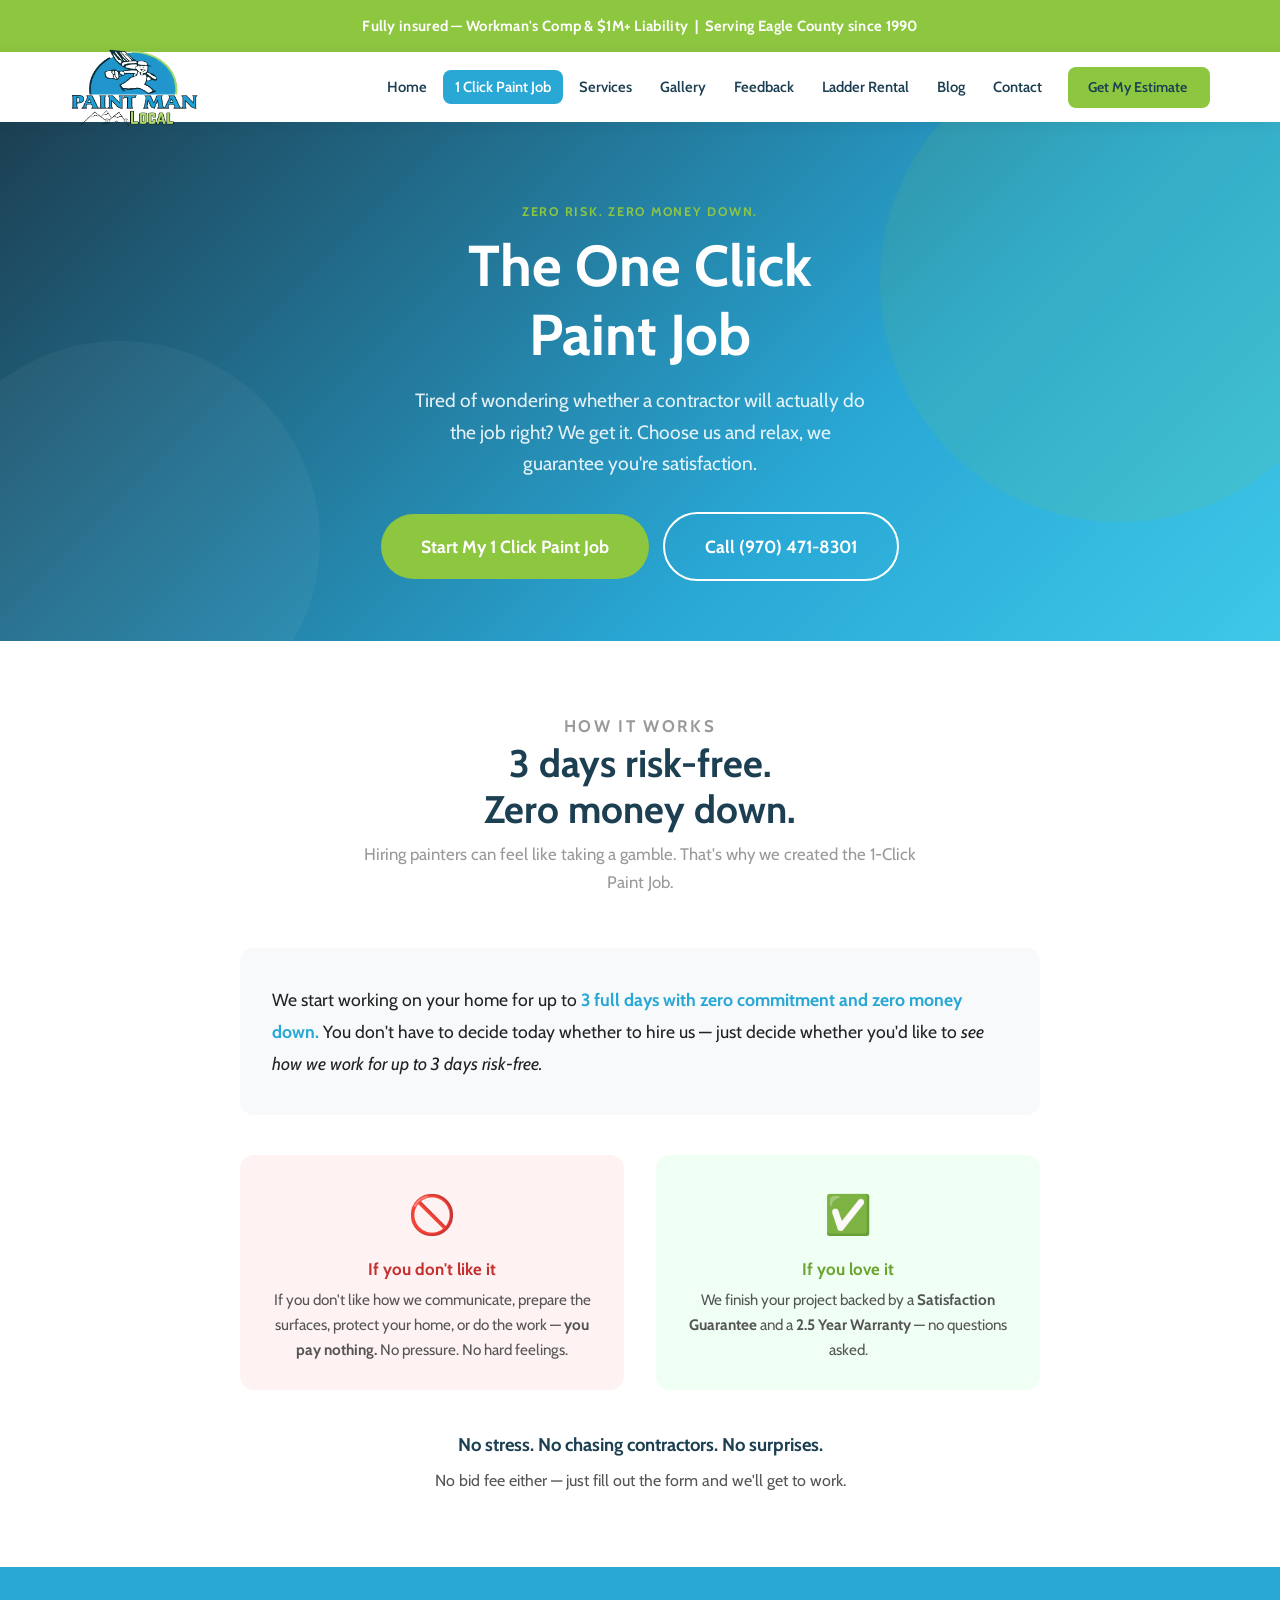
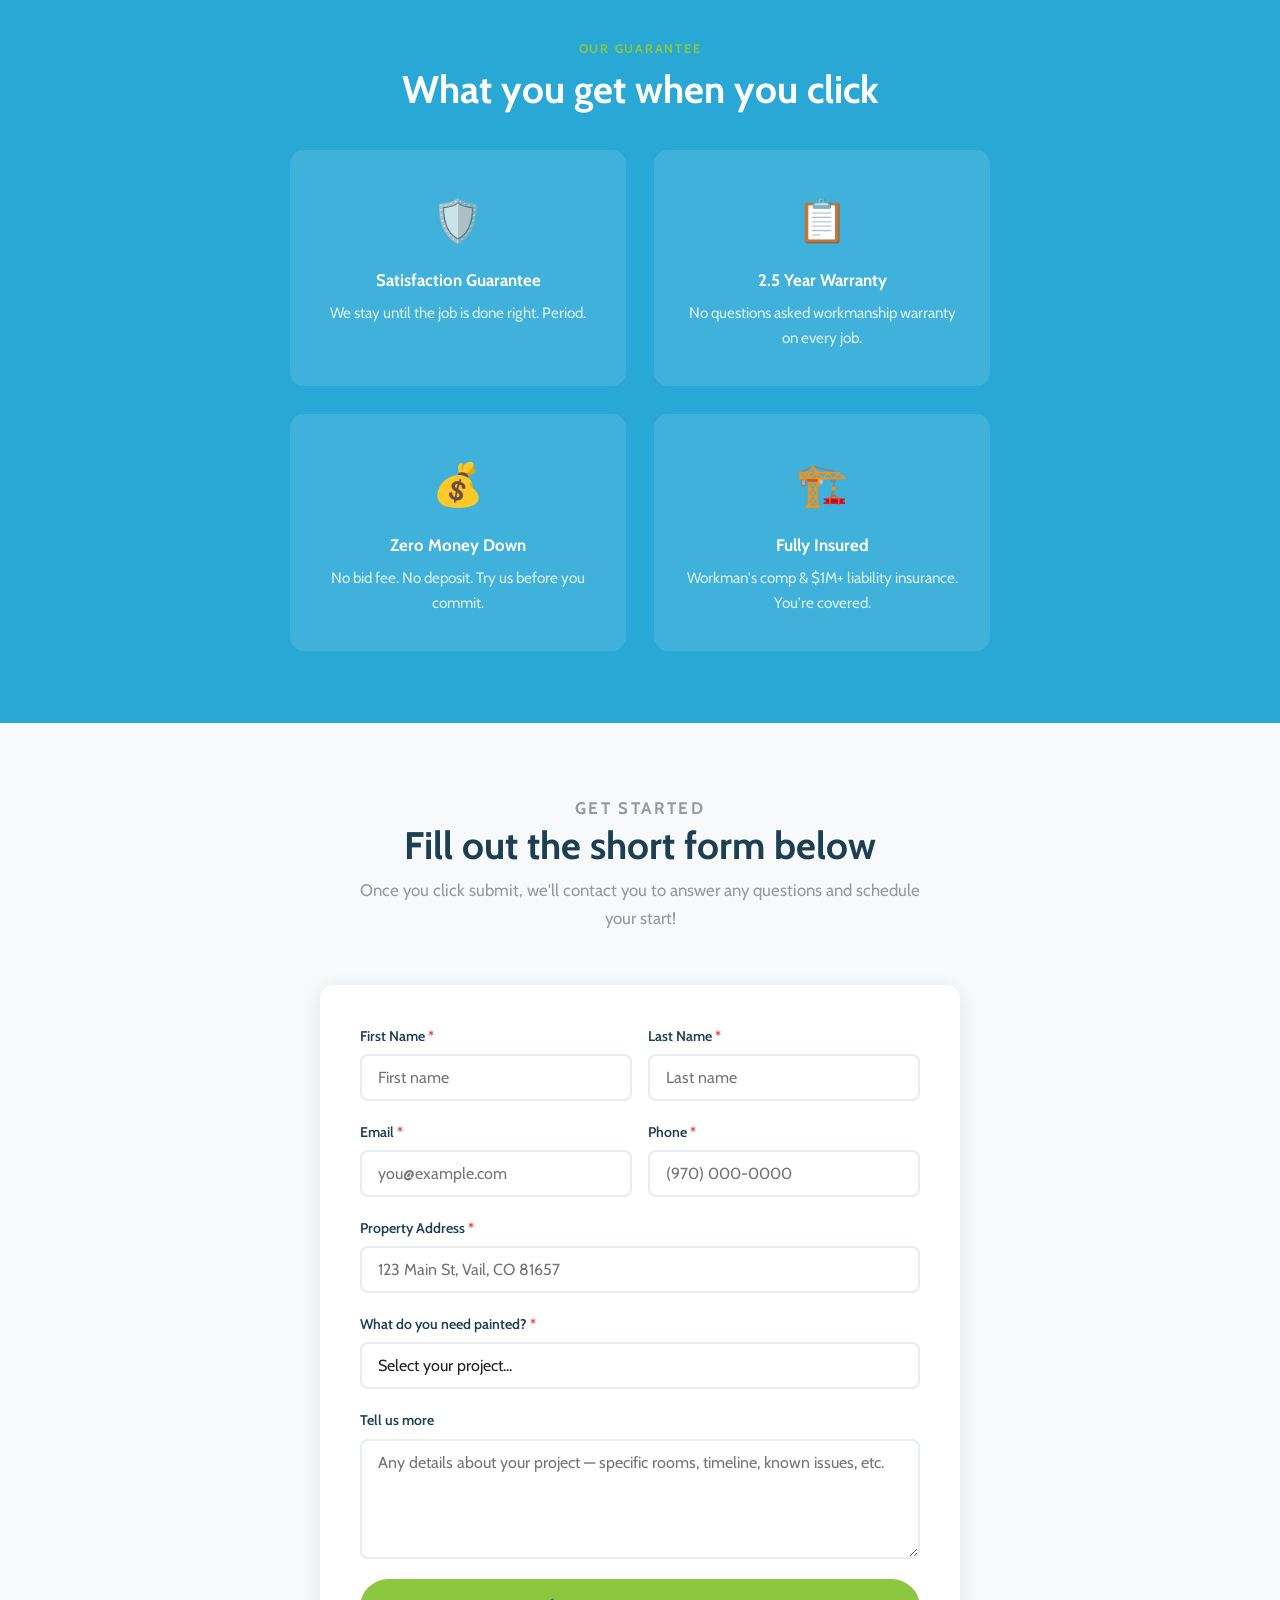
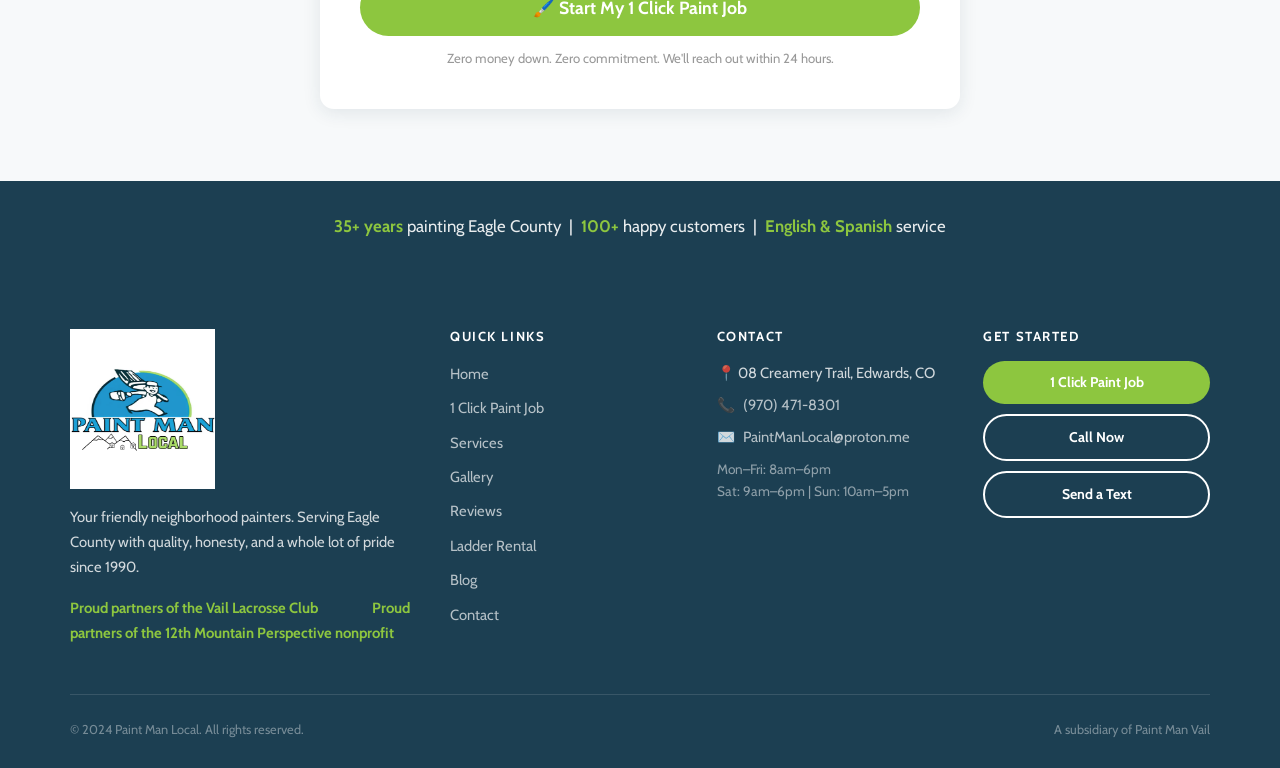
<file: 1-click-paint-job.html>
<html lang="en"><head><meta charset="UTF-8">
  <meta name="viewport" content="width=device-width, initial-scale=1.0">
  <title>1 Click Paint Job — Paint Man Local</title>
  <link rel="icon" type="image/png" href="/images/favicon.png">
  <link rel="apple-touch-icon" href="/images/favicon.png">
  <meta name="description" content="Try Paint Man Local risk-free for 3 days with zero money down. No bid fee. 2.5 year warranty. Satisfaction guaranteed.">
  <link rel="preconnect" href="https://fonts.googleapis.com">
  <link rel="preconnect" href="https://fonts.gstatic.com" crossorigin="">
  <link href="https://fonts.googleapis.com/css2?family=Cabin:ital,wght@0,400;0,500;0,700;1,500&amp;display=swap" rel="stylesheet">
  <link rel="stylesheet" href="assets/css/style.css">
</head>
<body>

  <div class="insurance-strip">
    Fully insured — Workman's Comp &amp; $1M+ Liability &nbsp;|&nbsp; Serving Eagle County since 1990
  </div>

  <nav class="navbar">
    <div class="container">
      <a href="index.html" class="nav-logo">
        <img src="images/Local-2-removebg copy 3.png" alt="Paint Man Local" style="width: 128px; height: 150px; ">
      </a>
      <ul class="nav-menu">
        <li><a href="index.html">Home</a></li>
        <li><a href="1-click-paint-job.html" class="active">1 Click Paint Job</a></li>
        <li><a href="services.html">Services</a></li>
        <li><a href="gallery.html">Gallery</a></li>
        <li><a href="reviews.html">Feedback</a></li>
        <li><a href="ladder-rental.html">Ladder Rental</a></li>
        <li><a href="blog.html">Blog</a></li>
        <li><a href="contact.html">Contact</a></li>
        <li><a href="get-bid.html" class="btn btn-secondary btn-sm">Get My Estimate&nbsp;</a></li>
      </ul>
      <button class="nav-toggle" aria-label="Toggle navigation">
        <span></span><span></span><span></span>
      </button>
    </div>
  </nav>

  <!-- Hero -->
  <section class="hero" style="min-height:auto; padding:80px 0 60px;">
    <div class="container">
      <div class="hero-inner" style="flex-direction:column; text-align:center; gap:32px;">
        <div class="hero-content" style="align-items:center;">
          <p class="section-label" style="color:var(--green);">Zero Risk. Zero Money Down.</p>
          <h1>The One Click<br>Paint Job</h1>
          <p class="hero-tagline" style="margin:0 auto 2rem; text-align:center;">Tired of wondering whether a contractor will actually do the job right? We get it. Choose us and relax, we guarantee you're satisfaction.</p>
          <div class="btn-group" style="justify-content:center;">
            <a href="#signup-form" class="btn btn-secondary btn-lg">Start My 1 Click Paint Job</a>
            <a href="tel:+19704718301" class="btn btn-outline-white btn-lg">Call (970) 471-8301</a>
          </div>
        </div>
      </div>
    </div>
  </section>

  <!-- How It Works -->
  <section class="section-white">
    <div class="container" style="max-width:800px;">
      <div class="section-header">
        <p class="section-label">How It Works</p>
        <h2>3 days risk-free.<br>Zero money down.</h2>
        <p>Hiring painters can feel like taking a gamble. That's why we created the 1-Click Paint Job.</p>
      </div>

      <div style="background:var(--off-white); border-radius:var(--radius); padding:36px 32px; margin-bottom:40px;">
        <p style="font-size:1.1rem; line-height:1.8; color:var(--body-text);">
          We start working on your home for up to <strong style="color:var(--blue);">3 full days with zero commitment and zero money down.</strong> You don't have to decide today whether to hire us — just decide whether you'd like to <em>see how we work for up to 3 days risk-free.</em>
        </p>
      </div>

      <div class="grid-2" style="gap:32px; margin-bottom:40px;">
        <div style="background:#FEF3F2; border-radius:var(--radius); padding:28px; text-align:center;">
          <div style="font-size:2.4rem; margin-bottom:12px;">🚫</div>
          <h3 style="color:#C53030; font-size:1.05rem; margin-bottom:8px;">If you don't like it</h3>
          <p style="color:#555; font-size:0.95rem; margin:0;">If you don't like how we communicate, prepare the surfaces, protect your home, or do the work — <strong>you pay nothing.</strong> No pressure. No hard feelings.</p>
        </div>
        <div style="background:#F0FFF4; border-radius:var(--radius); padding:28px; text-align:center;">
          <div style="font-size:2.4rem; margin-bottom:12px;">✅</div>
          <h3 style="color:var(--green-dark); font-size:1.05rem; margin-bottom:8px;">If you love it</h3>
          <p style="color:#555; font-size:0.95rem; margin:0;">We finish your project backed by a <strong>Satisfaction Guarantee</strong> and a <strong>2.5 Year Warranty</strong> — no questions asked.</p>
        </div>
      </div>

      <div style="text-align:center;">
        <p style="font-size:1.15rem; font-weight:700; color:var(--blue-dark); margin-bottom:8px;">No stress. No chasing contractors. No surprises.</p>
        <p style="color:#555;">No bid fee either — just fill out the form and we'll get to work.</p>
      </div>
    </div>
  </section>

  <!-- Guarantee Section -->
  <section class="section-blue">
    <div class="container" style="max-width:700px; text-align:center;">
      <p class="section-label" style="color:var(--green);">Our Guarantee</p>
      <h2>What you get when you click</h2>
      <div class="why-grid" style="grid-template-columns: repeat(2, 1fr); margin-top:36px;">
        <div class="why-card" style="background: rgba(255, 255, 255, 0.1); box-shadow: none; opacity: 1; transform: translateY(0px); transition: opacity 0.5s, transform 0.5s;">
          <div class="why-icon">🛡️</div>
          <h3 style="color:var(--white);">Satisfaction Guarantee</h3>
          <p style="color:rgba(255,255,255,0.8);">We stay until the job is done right. Period.</p>
        </div>
        <div class="why-card" style="background: rgba(255, 255, 255, 0.1); box-shadow: none; opacity: 1; transform: translateY(0px); transition: opacity 0.5s, transform 0.5s;">
          <div class="why-icon">📋</div>
          <h3 style="color:var(--white);">2.5 Year Warranty</h3>
          <p style="color:rgba(255,255,255,0.8);">No questions asked workmanship warranty on every job.</p>
        </div>
        <div class="why-card" style="background: rgba(255, 255, 255, 0.1); box-shadow: none; opacity: 1; transform: translateY(0px); transition: opacity 0.5s, transform 0.5s;">
          <div class="why-icon">💰</div>
          <h3 style="color:var(--white);">Zero Money Down</h3>
          <p style="color:rgba(255,255,255,0.8);">No bid fee. No deposit. Try us before you commit.</p>
        </div>
        <div class="why-card" style="background: rgba(255, 255, 255, 0.1); box-shadow: none; opacity: 1; transform: translateY(0px); transition: opacity 0.5s, transform 0.5s;">
          <div class="why-icon">🏗️</div>
          <h3 style="color:var(--white);">Fully Insured</h3>
          <p style="color:rgba(255,255,255,0.8);">Workman's comp &amp; $1M+ liability insurance. You're covered.</p>
        </div>
      </div>
    </div>
  </section>

  <!-- Signup Form -->
  <section class="section-offwhite" id="signup-form">
    <div class="container" style="max-width:640px;">
      <div class="section-header">
        <p class="section-label">Get Started</p>
        <h2>Fill out the short form below</h2>
        <p>Once you click submit, we'll contact you to answer any questions and schedule your start!</p>
      </div>
      <div class="form-card">
        <form class="local-form" action="https://formspree.io/f/YOUR_FORM_ID" method="POST">
          <input type="hidden" name="_subject" value="New 1-Click Paint Job Request — Paint Man Local">
          <input type="hidden" name="_next" value="thank-you.html">

          <div class="form-row">
            <div class="form-group">
              <label for="fname">First Name <span class="required">*</span></label>
              <input type="text" id="fname" name="first_name" required="" placeholder="First name">
            </div>
            <div class="form-group">
              <label for="lname">Last Name <span class="required">*</span></label>
              <input type="text" id="lname" name="last_name" required="" placeholder="Last name">
            </div>
          </div>

          <div class="form-row">
            <div class="form-group">
              <label for="email">Email <span class="required">*</span></label>
              <input type="email" id="email" name="email" required="" placeholder="you@example.com">
            </div>
            <div class="form-group">
              <label for="phone">Phone <span class="required">*</span></label>
              <input type="tel" id="phone" name="phone" required="" placeholder="(970) 000-0000">
            </div>
          </div>

          <div class="form-group">
            <label for="address">Property Address <span class="required">*</span></label>
            <input type="text" id="address" name="property_address" required="" placeholder="123 Main St, Vail, CO 81657">
          </div>

          <div class="form-group">
            <label for="project_type">What do you need painted? <span class="required">*</span></label>
            <select id="project_type" name="project_type" required="">
              <option value="" disabled="" selected="">Select your project...</option>
              <option value="interior">Interior</option>
              <option value="exterior">Exterior</option>
              <option value="both">Both interior &amp; exterior</option>
              <option value="deck">Deck or fence</option>
              <option value="commercial">Commercial space</option>
              <option value="other">Other / Not sure yet</option>
            </select>
          </div>

          <div class="form-group">
            <label for="description">Tell us more</label>
            <textarea id="description" name="project_description" placeholder="Any details about your project — specific rooms, timeline, known issues, etc."></textarea>
          </div>

          <button type="submit" class="btn btn-secondary btn-lg" style="width:100%;">
            🖌️ Start My 1 Click Paint Job
          </button>
          <p class="form-note" style="text-align:center; margin-top:12px;">
            Zero money down. Zero commitment. We'll reach out within 24 hours.
          </p>
        </form>
      </div>
    </div>
  </section>

  <!-- Trust strip -->
  <section class="section-dark" style="padding:32px 0;">
    <div class="container" style="text-align:center;">
      <p style="color:rgba(255,255,255,0.9); font-size:1.05rem; margin:0;">
        <strong style="color:var(--green);">35+ years</strong> painting Eagle County &nbsp;|&nbsp;
        <strong style="color:var(--green);">100+</strong> happy customers &nbsp;|&nbsp;
        <strong style="color:var(--green);">English &amp; Spanish</strong> service
      </p>
    </div>
  </section>

  <footer class="footer">
    <div class="container">
      <div class="footer-grid">
        <div class="footer-brand">
          <img src="images/Local-2.png" alt="Paint Man Local" style="width: 145px; height: 160px; ">
          <p>Your friendly neighborhood painters. Serving Eagle County with quality, honesty, and a whole lot of pride since 1990.</p>
          <p style="margin-top:1rem;"><strong style="color:var(--green);">Proud partners of the Vail Lacrosse Club&nbsp; &nbsp; &nbsp; &nbsp; &nbsp; &nbsp; &nbsp; &nbsp; &nbsp; </strong><strong style="font-size: 14.72px; color: var(--green);">Proud partners of the 12th Mountain Perspective nonprofit</strong></p>
        </div>
        <div>
          <h4>Quick Links</h4>
          <ul class="footer-links">
            <li><a href="index.html">Home</a></li>
            <li><a href="1-click-paint-job.html">1 Click Paint Job</a></li>
            <li><a href="services.html">Services</a></li>
            <li><a href="gallery.html">Gallery</a></li>
            <li><a href="reviews.html">Reviews</a></li>
            <li><a href="ladder-rental.html">Ladder Rental</a></li>
            <li><a href="blog.html">Blog</a></li>
            <li><a href="contact.html">Contact</a></li>
          </ul>
        </div>
        <div class="footer-contact">
          <h4>Contact</h4>
          <p>📍 08 Creamery Trail, Edwards, CO</p>
          <p>📞 <a href="tel:+19704718301">(970) 471-8301</a></p>
          <p>✉️ <a href="mailto:PaintManLocal@proton.me">PaintManLocal@proton.me</a></p>
          <p style="margin-top:0.5rem; font-size:0.85rem; color:rgba(255,255,255,0.5);">Mon–Fri: 8am–6pm<br>Sat: 9am–6pm | Sun: 10am–5pm</p>
        </div>
        <div>
          <h4>Get Started</h4>
          <div class="footer-ctas">
            <a href="1-click-paint-job.html" class="btn btn-secondary btn-sm">1 Click Paint Job</a>
            <a href="tel:+19704718301" class="btn btn-outline-white btn-sm">Call Now</a>
            <a href="sms:+19704718301" class="btn btn-outline-white btn-sm">Send a Text</a>
          </div>
        </div>
      </div>
      <div class="footer-bottom">
        <span>© 2024 Paint Man Local. All rights reserved.</span>
        <span>A subsidiary of <a href="https://www.paintmanvail.net" target="_blank">Paint Man Vail</a></span>
      </div>
    </div>
  </footer>

  <script src="assets/js/main.js"></script>

</body></html>
</file>
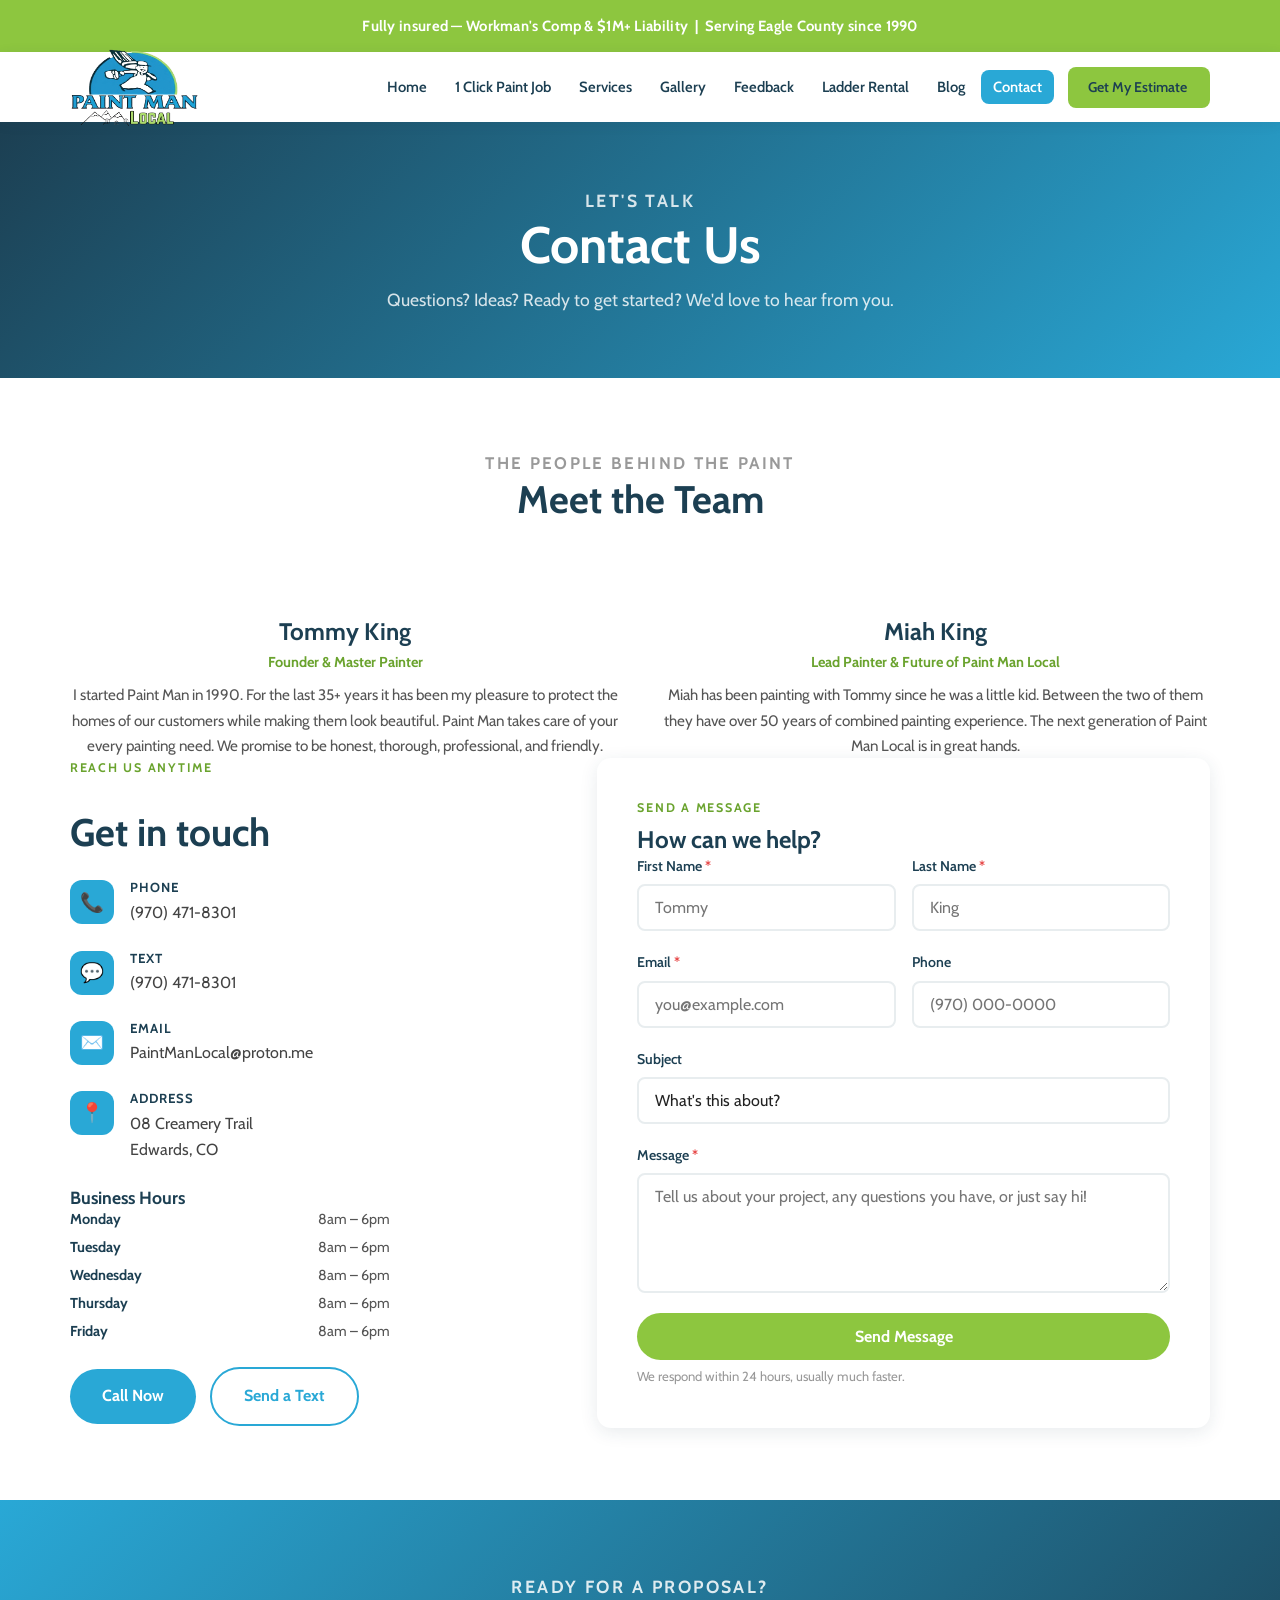
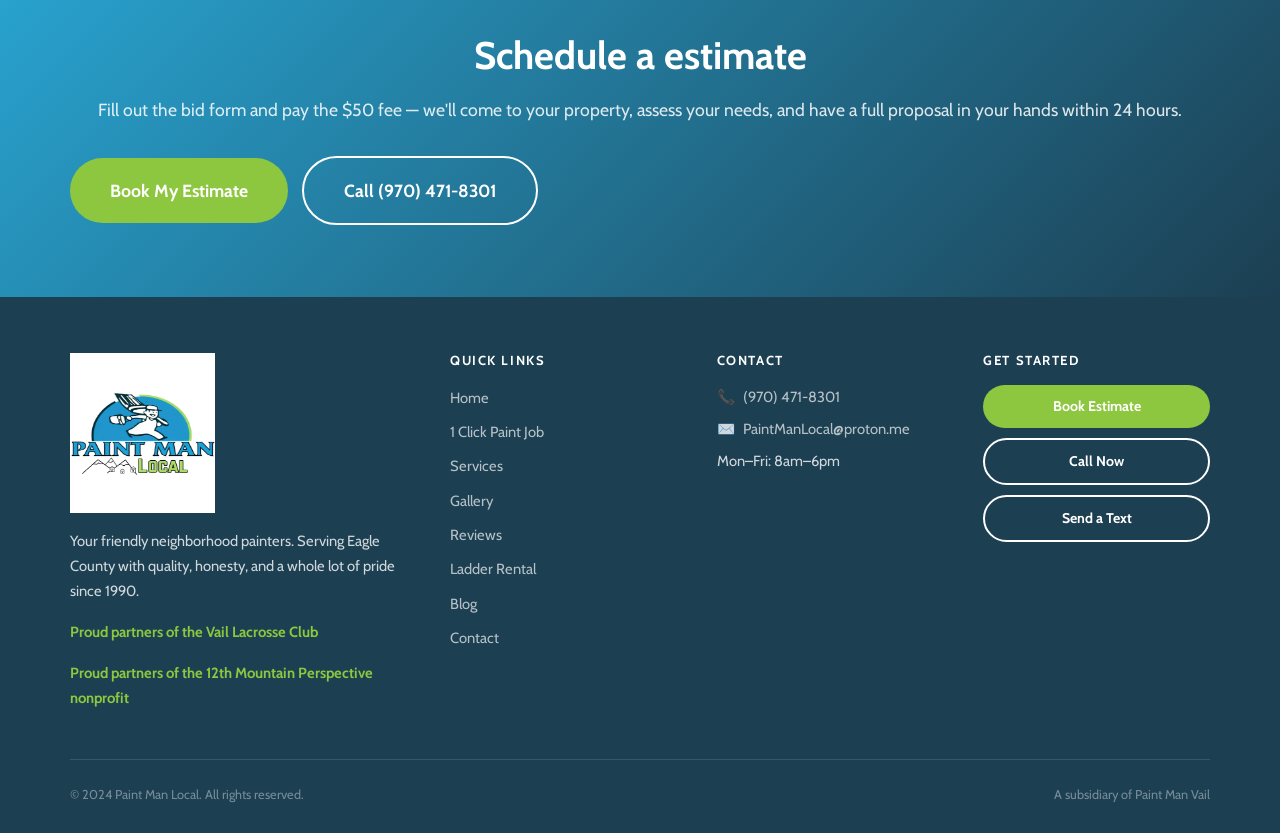
<file: contact.html>
<html lang="en"><head><meta charset="UTF-8">
  <meta name="viewport" content="width=device-width, initial-scale=1.0">
  <title>Contact — Paint Man Local</title>
  <link rel="icon" type="image/png" href="/images/favicon.png">
  <link rel="apple-touch-icon" href="/images/favicon.png">
  <meta name="description" content="Get in touch with Paint Man Local. Call, text, or email us — serving Eagle County, Vail, Avon, Edwards, Gypsum and surrounding areas.">
  <link rel="preconnect" href="https://fonts.googleapis.com">
  <link rel="preconnect" href="https://fonts.gstatic.com" crossorigin="">
  <link href="https://fonts.googleapis.com/css2?family=Cabin:ital,wght@0,400;0,500;0,700;1,500&amp;display=swap" rel="stylesheet">
  <link rel="stylesheet" href="assets/css/style.css">
</head>
<body>

  <div class="insurance-strip">
    Fully insured — Workman's Comp &amp; $1M+ Liability &nbsp;|&nbsp; Serving Eagle County since 1990
  </div>

  <nav class="navbar">
    <div class="container">
      <a href="index.html" class="nav-logo">
        <img src="images/Local-2-removebg copy 3.png" alt="Paint Man Local" style="width: 128px; height: 150px; ">
      </a>
      <ul class="nav-menu">
        <li><a href="index.html">Home</a></li>
        <li><a href="1-click-paint-job.html">1 Click Paint Job</a></li>
        <li><a href="services.html">Services</a></li>
        <li><a href="gallery.html">Gallery</a></li>
        <li><a href="reviews.html">Feedback</a></li>
        <li><a href="ladder-rental.html">Ladder Rental</a></li>
        <li><a href="blog.html">Blog</a></li>
        <li><a href="contact.html" class="active">Contact</a></li>
        <li><a href="get-bid.html" class="btn btn-secondary btn-sm">Get My Estimate&nbsp;</a></li>
      </ul>
      <button class="nav-toggle" aria-label="Toggle navigation">
        <span></span><span></span><span></span>
      </button>
    </div>
  </nav>

  <div class="page-header">
    <div class="container">
      <p class="section-label">Let's Talk</p>
      <h1>Contact Us</h1>
      <p>Questions? Ideas? Ready to get started? We'd love to hear from you.</p>
    </div>
  </div>

  <!-- Meet the Team -->
  <section class="section-white">
    <div class="container">
      <div class="section-header">
        <p class="section-label">The People Behind the Paint</p>
        <h2>Meet the Team</h2>
      </div>
      <div class="team-grid">
        <div class="team-card"><br><div>
            <h3>Tommy King</h3>
            <div class="role">Founder &amp; Master Painter</div>
            <p>I started Paint Man in 1990. For the last 35+ years it has been my pleasure to protect the homes of our customers while making them look beautiful. Paint Man takes care of your every painting need. We promise to be honest, thorough, professional, and friendly.</p>
          </div>
        </div>
        <div class="team-card"><br><div>
            <h3>Miah King</h3>
            <div class="role">Lead Painter &amp; Future of Paint Man Local</div>
            <p>Miah has been painting with Tommy since he was a little kid. Between the two of them they have over 50 years of combined painting experience. The next generation of Paint Man Local is in great hands.</p>
          </div>
        </div>
      </div>

      <!-- Contact Grid -->
      <div class="contact-grid">
        <div class="contact-info-block">
          <p class="section-label">Reach Us Anytime</p>
          <h2>Get in touch</h2>

          <div class="contact-info-item">
            <div class="contact-info-icon">📞</div>
            <div>
              <h4>Phone</h4>
              <p><a href="tel:+19704718301">(970) 471-8301</a></p>
            </div>
          </div>
          <div class="contact-info-item">
            <div class="contact-info-icon">💬</div>
            <div>
              <h4>Text</h4>
              <p><a href="sms:+19704718301">(970) 471-8301</a></p>
            </div>
          </div>
          <div class="contact-info-item">
            <div class="contact-info-icon">✉️</div>
            <div>
              <h4>Email</h4>
              <p><a href="mailto:PaintManLocal@proton.me">PaintManLocal@proton.me</a></p>
            </div>
          </div>
          <div class="contact-info-item">
            <div class="contact-info-icon">📍</div>
            <div>
              <h4>Address</h4>
              <p>08 Creamery Trail<br>Edwards, CO</p>
            </div>
          </div>

          <div>
            <h4>Business Hours</h4>
            <dl class="hours-grid">
              <dt>Monday</dt><dd>8am – 6pm</dd>
              <dt>Tuesday</dt><dd>8am – 6pm</dd>
              <dt>Wednesday</dt><dd>8am – 6pm</dd>
              <dt>Thursday</dt><dd>8am – 6pm</dd>
              <dt>Friday</dt><dd>8am – 6pm</dd>
            </dl>
          </div>

          <div>
            <div class="btn-group">
              <a href="tel:+19704718301" class="btn btn-primary">Call Now</a>
              <a href="sms:+19704718301" class="btn btn-outline">Send a Text</a>
            </div>
          </div>
        </div>

        <!-- Contact Form -->
        <div class="form-card">
          <p class="section-label">Send a Message</p>
          <h3>How can we help?</h3>
          <form class="local-form" action="https://formspree.io/f/mnjoqabb" method="POST">
            <input type="hidden" name="_subject" value="New Contact Message — Paint Man Local">
            <div class="form-row">
              <div class="form-group">
                <label for="fname">First Name <span class="required">*</span></label>
                <input type="text" id="fname" name="first_name" required="" placeholder="Tommy">
              </div>
              <div class="form-group">
                <label for="lname">Last Name <span class="required">*</span></label>
                <input type="text" id="lname" name="last_name" required="" placeholder="King">
              </div>
            </div>
            <div class="form-row">
              <div class="form-group">
                <label for="email">Email <span class="required">*</span></label>
                <input type="email" id="email" name="email" required="" placeholder="you@example.com">
              </div>
              <div class="form-group">
                <label for="phone">Phone</label>
                <input type="tel" id="phone" name="phone" placeholder="(970) 000-0000">
              </div>
            </div>
            <div class="form-group">
              <label for="subject">Subject</label>
              <select id="subject" name="subject">
                <option value="" disabled="" selected="">What's this about?</option>
                <option value="estimate">I want an estimate</option>
                <option value="question">General question</option>
                <option value="ladder">Ladder rental</option>
                <option value="other">Something else</option>
              </select>
            </div>
            <div class="form-group">
              <label for="message">Message <span class="required">*</span></label>
              <textarea id="message" name="message" required="" placeholder="Tell us about your project, any questions you have, or just say hi!"></textarea>
            </div>
            <button type="submit" class="btn btn-secondary" style="width:100%;">Send Message</button>
            <p class="form-note">We respond within 24 hours, usually much faster.</p>
          </form>
        </div>
      </div>
    </div>
  </section>

  <!-- Bid CTA -->
  <section class="cta-banner">
    <div class="container">
      <p class="section-label">Ready for a Proposal?</p>
      <h2>Schedule a estimate</h2>
      <p>Fill out the bid form and pay the $50 fee — we'll come to your property, assess your needs, and have a full proposal in your hands within 24 hours.</p>
      <div class="btn-group">
        <a href="get-bid.html" class="btn btn-secondary btn-lg">Book My Estimate</a>
        <a href="tel:+19704718301" class="btn btn-outline-white btn-lg">Call (970) 471-8301</a>
      </div>
    </div>
  </section>

  <footer class="footer">
    <div class="container">
      <div class="footer-grid">
        <div class="footer-brand">
          <img src="images/Local-2.png" alt="Paint Man Local" style="width: 145px; height: 160px; ">
          <p>Your friendly neighborhood painters. Serving Eagle County with quality, honesty, and a whole lot of pride since 1990.</p>
          <p><strong style="color:var(--green);">Proud partners of the Vail Lacrosse Club</strong></p><p><strong style="font-size: 14.72px; color: var(--green);">Proud partners of the 12th Mountain Perspective nonprofit</strong></p>
        </div>
        <div>
          <h4>Quick Links</h4>
          <ul class="footer-links">
            <li><a href="index.html">Home</a></li>
            <li><a href="1-click-paint-job.html">1 Click Paint Job</a></li>
            <li><a href="services.html">Services</a></li>
            <li><a href="gallery.html">Gallery</a></li>
            <li><a href="reviews.html">Reviews</a></li>
            <li><a href="ladder-rental.html">Ladder Rental</a></li>
            <li><a href="blog.html">Blog</a></li>
            <li><a href="contact.html">Contact</a></li>
          </ul>
        </div>
        <div class="footer-contact">
          <h4>Contact</h4>
          
          <p>📞 <a href="tel:+19704718301">(970) 471-8301</a></p>
          <p>✉️ <a href="mailto:PaintManLocal@proton.me">PaintManLocal@proton.me</a></p>
          <p>Mon–Fri: 8am–6pm<br></p>
        </div>
        <div>
          <h4>Get Started</h4>
          <div class="footer-ctas">
            <a href="get-bid.html" class="btn btn-secondary btn-sm">Book Estimate</a>
            <a href="tel:+19704718301" class="btn btn-outline-white btn-sm">Call Now</a>
            <a href="sms:+19704718301" class="btn btn-outline-white btn-sm">Send a Text</a>
          </div>
        </div>
      </div>
      <div class="footer-bottom">
        <span>© 2024 Paint Man Local. All rights reserved.</span>
        <span>A subsidiary of <a href="https://www.paintmanvail.net" target="_blank">Paint Man Vail</a></span>
      </div>
    </div>
  </footer>

  <script src="assets/js/main.js"></script>


</body></html>
</file>
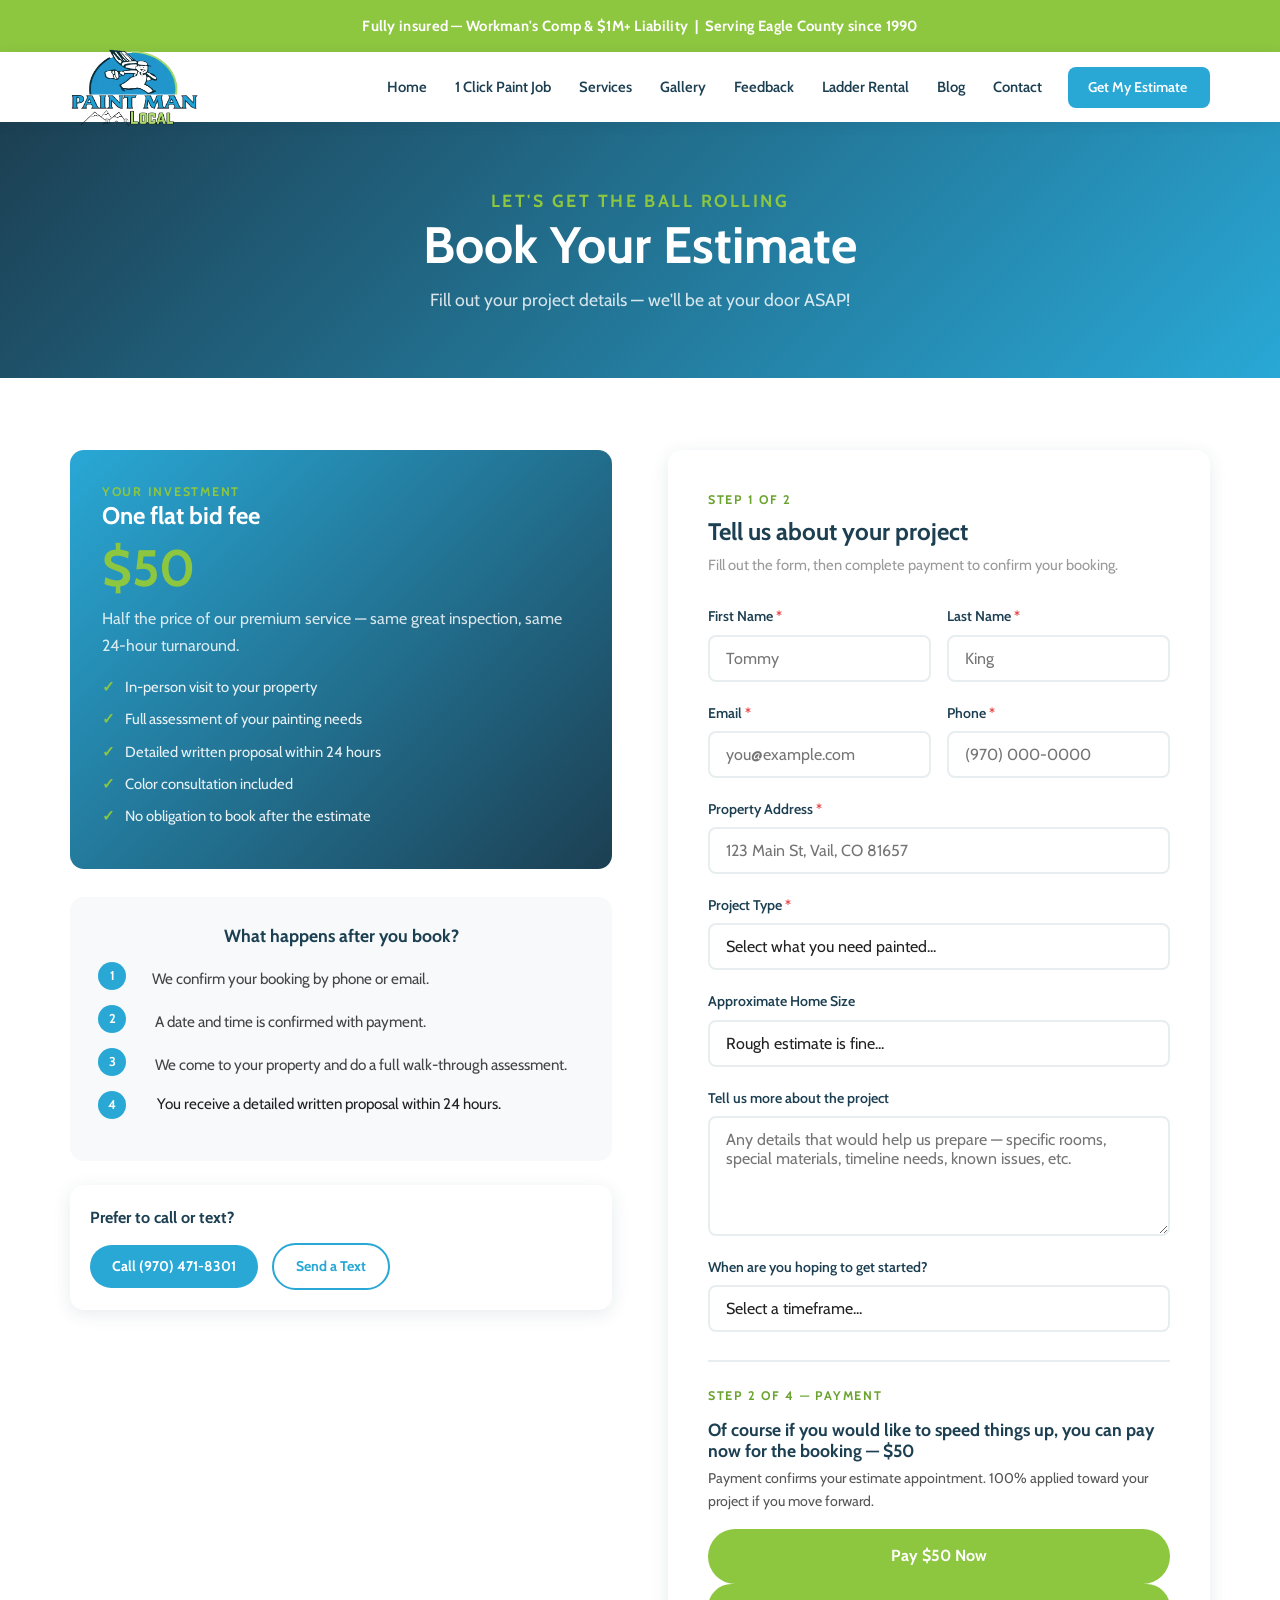
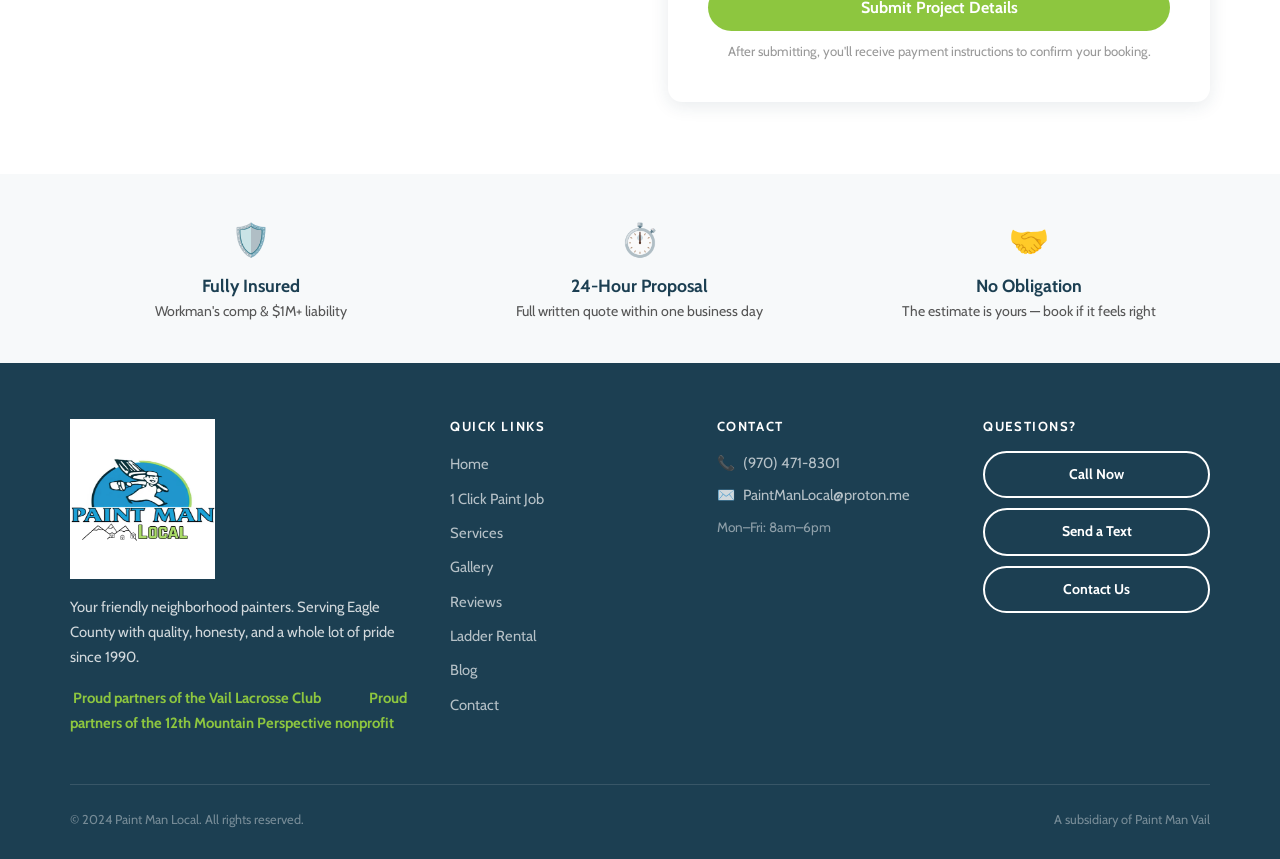
<file: get-bid.html>
<html lang="en"><head><meta charset="UTF-8">
  <meta name="viewport" content="width=device-width, initial-scale=1.0">
  <title>Get My Estimate — Paint Man Local</title>
  <link rel="icon" type="image/png" href="/images/favicon.png">
  <link rel="apple-touch-icon" href="/images/favicon.png">
  <meta name="description" content="Book your $50 painting estimate with Paint Man Local. We'll come to your property, assess your needs, and deliver a full proposal within 24 hours.">
  <link rel="preconnect" href="https://fonts.googleapis.com">
  <link rel="preconnect" href="https://fonts.gstatic.com" crossorigin="">
  <link href="https://fonts.googleapis.com/css2?family=Cabin:ital,wght@0,400;0,500;0,700;1,500&amp;display=swap" rel="stylesheet">
  <link rel="stylesheet" href="assets/css/style.css">
  <!-- Stripe.js — swap YOUR_PUBLISHABLE_KEY when activating -->
  <!-- <script src="https://js.stripe.com/v3/"></script> -->
</head>
<body>

  <div class="insurance-strip">
    Fully insured — Workman's Comp &amp; $1M+ Liability &nbsp;|&nbsp; Serving Eagle County since 1990
  </div>

  <nav class="navbar">
    <div class="container">
      <a href="index.html" class="nav-logo">
        <img src="images/Local-2-removebg copy 3.png" alt="Paint Man Local" style="width: 128px; height: 150px; ">
      </a>
      <ul class="nav-menu">
        <li><a href="index.html">Home</a></li>
        <li><a href="1-click-paint-job.html">1 Click Paint Job</a></li>
        <li><a href="services.html">Services</a></li>
        <li><a href="gallery.html">Gallery</a></li>
        <li><a href="reviews.html">Feedback</a></li>
        <li><a href="ladder-rental.html">Ladder Rental</a></li>
        <li><a href="blog.html">Blog</a></li>
        <li><a href="contact.html">Contact</a></li>
        <li><a href="get-bid.html" class="btn btn-secondary btn-sm active">Get My Estimate&nbsp;</a></li>
      </ul>
      <button class="nav-toggle" aria-label="Toggle navigation">
        <span></span><span></span><span></span>
      </button>
    </div>
  </nav>

  <div class="page-header">
    <div class="container">
      <p class="section-label" style="color:var(--green);">Let's Get the Ball Rolling</p>
      <h1>Book Your Estimate</h1>
      <p>Fill out your project details — we'll be at your door ASAP!</p>
    </div>
  </div>

  <section class="section-white">
    <div class="container">
      <div class="grid-2" style="align-items:start; gap:56px;">

        <!-- Left: What you get -->
        <div>
          <div class="bid-summary">
            <p class="section-label" style="color:var(--green);">Your Investment</p>
            <h3>One flat bid fee</h3>
            <div class="bid-price">$50</div>
            <p>Half the price of our premium service — same great inspection, same 24-hour turnaround.</p>
            <ul class="bid-includes">
              <li>In-person visit to your property</li>
              <li>Full assessment of your painting needs</li>
              <li>Detailed written proposal within 24 hours</li>
              <li>Color consultation included</li>
              <li>No obligation to book after the estimate</li>
            </ul>
          </div>

          <!-- What happens next -->
          <div style="background:var(--off-white); border-radius:var(--radius); padding:28px;">
            <h4 style="color: var(--blue-dark); margin-bottom: 16px; text-align: center;">What happens after you book?</h4>
            <div class="next-step-item">
              <div class="step-num">1</div>
              <p>&nbsp; &nbsp; We confirm your booking by phone or email.</p>
            </div>
            <div class="next-step-item">
              <div class="step-num">2</div>
              <p>&nbsp; &nbsp; &nbsp;A date and time is confirmed with payment.</p>
            </div>
            <div class="next-step-item">
              <div class="step-num">3</div>
              <p>&nbsp; &nbsp; &nbsp;We come to your property and do a full walk-through assessment.</p>
            </div>
            <div class="next-step-item">
              <div class="step-num">4</div>
              <p></p><div><span style="font-size: 0.95rem; font-family: var(--font); text-align: left;">&nbsp;You receive a detailed written proposal within 24 hours.</span></div><p></p>
            </div>
          </div>

          <!-- Contact info below -->
          <div style="margin-top:24px; padding:20px; background:var(--white); border-radius:var(--radius); box-shadow:var(--shadow);">
            <p style="font-weight:700; color:var(--blue-dark); margin-bottom:12px;">Prefer to call or text?</p>
            <div class="btn-group">
              <a href="tel:+19704718301" class="btn btn-primary btn-sm">Call (970) 471-8301</a>
              <a href="sms:+19704718301" class="btn btn-outline btn-sm">Send a Text</a>
            </div>
          </div>
        </div>

        <!-- Right: Form + Payment -->
        <div class="form-card">
          <p class="section-label">Step 1 of 2</p>
          <h3 style="margin-bottom:6px;">Tell us about your project</h3>
          <p style="color:var(--gray); font-size:0.92rem; margin-bottom:28px;">Fill out the form, then complete payment to confirm your booking.</p>

          <form class="local-form" id="bid-form" action="https://formspree.io/f/mreogzak" method="POST">
            <input type="hidden" name="_subject" value="New Bid Request — Paint Man Local ($50)">
            <input type="hidden" name="_next" value="thank-you.html">

            <div class="form-row">
              <div class="form-group">
                <label for="fname">First Name <span class="required">*</span></label>
                <input type="text" id="fname" name="first_name" required="" placeholder="Tommy">
              </div>
              <div class="form-group">
                <label for="lname">Last Name <span class="required">*</span></label>
                <input type="text" id="lname" name="last_name" required="" placeholder="King">
              </div>
            </div>

            <div class="form-row">
              <div class="form-group">
                <label for="email">Email <span class="required">*</span></label>
                <input type="email" id="email" name="email" required="" placeholder="you@example.com">
              </div>
              <div class="form-group">
                <label for="phone">Phone <span class="required">*</span></label>
                <input type="tel" id="phone" name="phone" required="" placeholder="(970) 000-0000">
              </div>
            </div>

            <div class="form-group">
              <label for="address">Property Address <span class="required">*</span></label>
              <input type="text" id="address" name="property_address" required="" placeholder="123 Main St, Vail, CO 81657">
            </div>

            <div class="form-group">
              <label for="project_type">Project Type <span class="required">*</span></label>
              <select id="project_type" name="project_type" required="">
                <option value="" disabled="" selected="">Select what you need painted...</option>
                <option value="interior">Interior — walls, ceilings, trim</option>
                <option value="exterior">Exterior — siding, trim, eaves</option>
                <option value="both">Both interior &amp; exterior</option>
                <option value="deck">Deck or fence staining</option>
                <option value="woodwork">Custom woodwork</option>
                <option value="commercial">Commercial space</option>
                <option value="other">Other / Not sure yet</option>
              </select>
            </div>

            <div class="form-group">
              <label for="home_size">Approximate Home Size</label>
              <select id="home_size" name="home_size">
                <option value="" disabled="" selected="">Rough estimate is fine...</option>
                <option value="small">Under 1,500 sq ft</option>
                <option value="medium">1,500 – 3,000 sq ft</option>
                <option value="large">3,000 – 5,000 sq ft</option>
                <option value="xlarge">5,000+ sq ft</option>
                <option value="unsure">Not sure</option>
              </select>
            </div>

            <div class="form-group">
              <label for="description">Tell us more about the project</label>
              <textarea id="description" name="project_description" placeholder="Any details that would help us prepare — specific rooms, special materials, timeline needs, known issues, etc."></textarea>
            </div>

            <div class="form-group">
              <label for="timeline">When are you hoping to get started?</label>
              <select id="timeline" name="timeline">
                <option value="" disabled="" selected="">Select a timeframe...</option>
                <option value="asap">As soon as possible</option>
                <option value="1month">Within 1 month</option>
                <option value="3months">Within 3 months</option>
                <option value="flexible">I'm flexible</option>
              </select>
            </div>

            <!-- Payment Section -->
            <div style="border-top:2px solid var(--gray-light); margin: 28px 0 24px;"></div>
            <p class="section-label" style="margin-bottom:12px;">Step 2 of 4 — Payment</p>
            <h4 style="margin-bottom:6px; color:var(--blue-dark);">Of course if you would like to speed things up, you can pay now for the booking — $50</h4>
            <p style="font-size:0.88rem; color:#555; margin-bottom:16px;">Payment confirms your estimate appointment. 100% applied toward your project if you move forward.</p>

            <!-- Stripe Payment Button -->
            <a href="https://buy.stripe.com/7sY4gBfLLaam7B96tF3gk00" class="btn btn-secondary" style="width:100%; display:block; text-align:center; box-sizing:border-box;">Pay $50 Now</a>



            <button type="submit" class="btn btn-secondary" style="width:100%;">
              Submit Project Details
            </button>
            <p class="form-note" style="text-align:center; margin-top:10px;">
              After submitting, you'll receive payment instructions to confirm your booking.
            </p>
          </form>
        </div>
      </div>
    </div>
  </section>

  <!-- Reassurance strip -->
  <section class="section-offwhite" style="padding:40px 0;">
    <div class="container">
      <div class="grid-3" style="text-align:center;">
        <div>
          <div style="font-size:2rem; margin-bottom:8px;">🛡️</div>
          <h4 style="color:var(--blue-dark); margin-bottom:4px;">Fully Insured</h4>
          <p style="font-size:0.88rem; color:#555; margin:0;">Workman's comp &amp; $1M+ liability</p>
        </div>
        <div>
          <div style="font-size:2rem; margin-bottom:8px;">⏱️</div>
          <h4 style="color:var(--blue-dark); margin-bottom:4px;">24-Hour Proposal</h4>
          <p style="font-size:0.88rem; color:#555; margin:0;">Full written quote within one business day</p>
        </div>
        <div>
          <div style="font-size:2rem; margin-bottom:8px;">🤝</div>
          <h4 style="color:var(--blue-dark); margin-bottom:4px;">No Obligation</h4>
          <p style="font-size:0.88rem; color:#555; margin:0;">The estimate is yours — book if it feels right</p>
        </div>
      </div>
    </div>
  </section>

  <footer class="footer">
    <div class="container">
      <div class="footer-grid">
        <div class="footer-brand">
          <img src="images/Local-2.png" alt="Paint Man Local" style="width: 145px; height: 160px; ">
          <p>Your friendly neighborhood painters. Serving Eagle County with quality, honesty, and a whole lot of pride since 1990.</p>
          <p style="margin-top:1rem;"><strong style="color:var(--green);">&nbsp;Proud partners of the Vail Lacrosse Club&nbsp;</strong><strong style="font-size: 14.72px; color: var(--green);">&nbsp; &nbsp; &nbsp; &nbsp; &nbsp; &nbsp; &nbsp; &nbsp;</strong><strong style="font-size: 14.72px; color: var(--green);">Proud partners of the 12th Mountain Perspective nonprofit</strong></p>
        </div>
        <div>
          <h4>Quick Links</h4>
          <ul class="footer-links">
            <li><a href="index.html">Home</a></li>
            <li><a href="1-click-paint-job.html">1 Click Paint Job</a></li>
            <li><a href="services.html">Services</a></li>
            <li><a href="gallery.html">Gallery</a></li>
            <li><a href="reviews.html">Reviews</a></li>
            <li><a href="ladder-rental.html">Ladder Rental</a></li>
            <li><a href="blog.html">Blog</a></li>
            <li><a href="contact.html">Contact</a></li>
          </ul>
        </div>
        <div class="footer-contact">
          <h4>Contact</h4>
          
          <p>📞 <a href="tel:+19704718301">(970) 471-8301</a></p>
          <p>✉️ <a href="mailto:PaintManLocal@proton.me">PaintManLocal@proton.me</a></p>
          <p style="margin-top:0.5rem; font-size:0.85rem; color:rgba(255,255,255,0.5);">Mon–Fri: 8am–6pm<br></p>
        </div>
        <div>
          <h4>Questions?</h4>
          <div class="footer-ctas">
            <a href="tel:+19704718301" class="btn btn-outline-white btn-sm">Call Now</a>
            <a href="sms:+19704718301" class="btn btn-outline-white btn-sm">Send a Text</a>
            <a href="contact.html" class="btn btn-outline-white btn-sm">Contact Us</a>
          </div>
        </div>
      </div>
      <div class="footer-bottom">
        <span>© 2024 Paint Man Local. All rights reserved.</span>
        <span>A subsidiary of <a href="https://www.paintmanvail.net" target="_blank">Paint Man Vail</a></span>
      </div>
    </div>
  </footer>

  <script src="assets/js/main.js"></script>


</body></html>
</file>
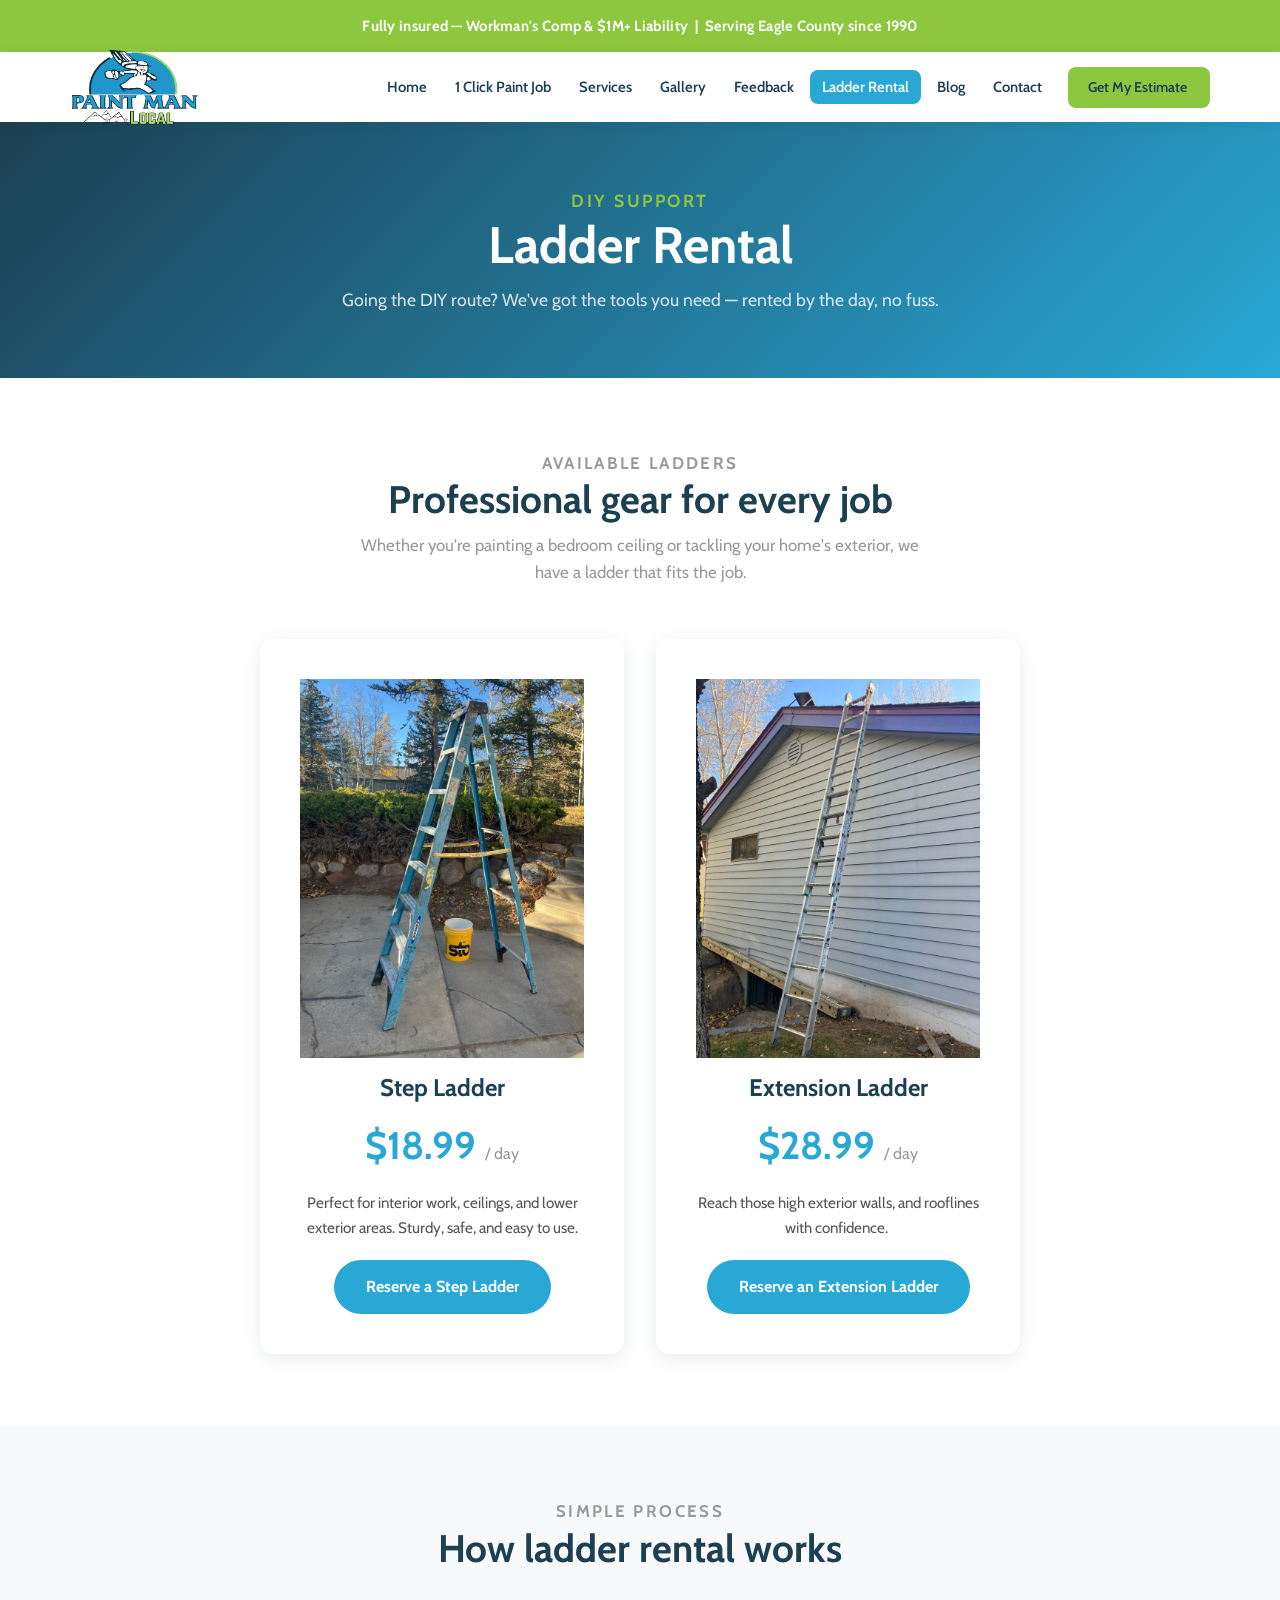
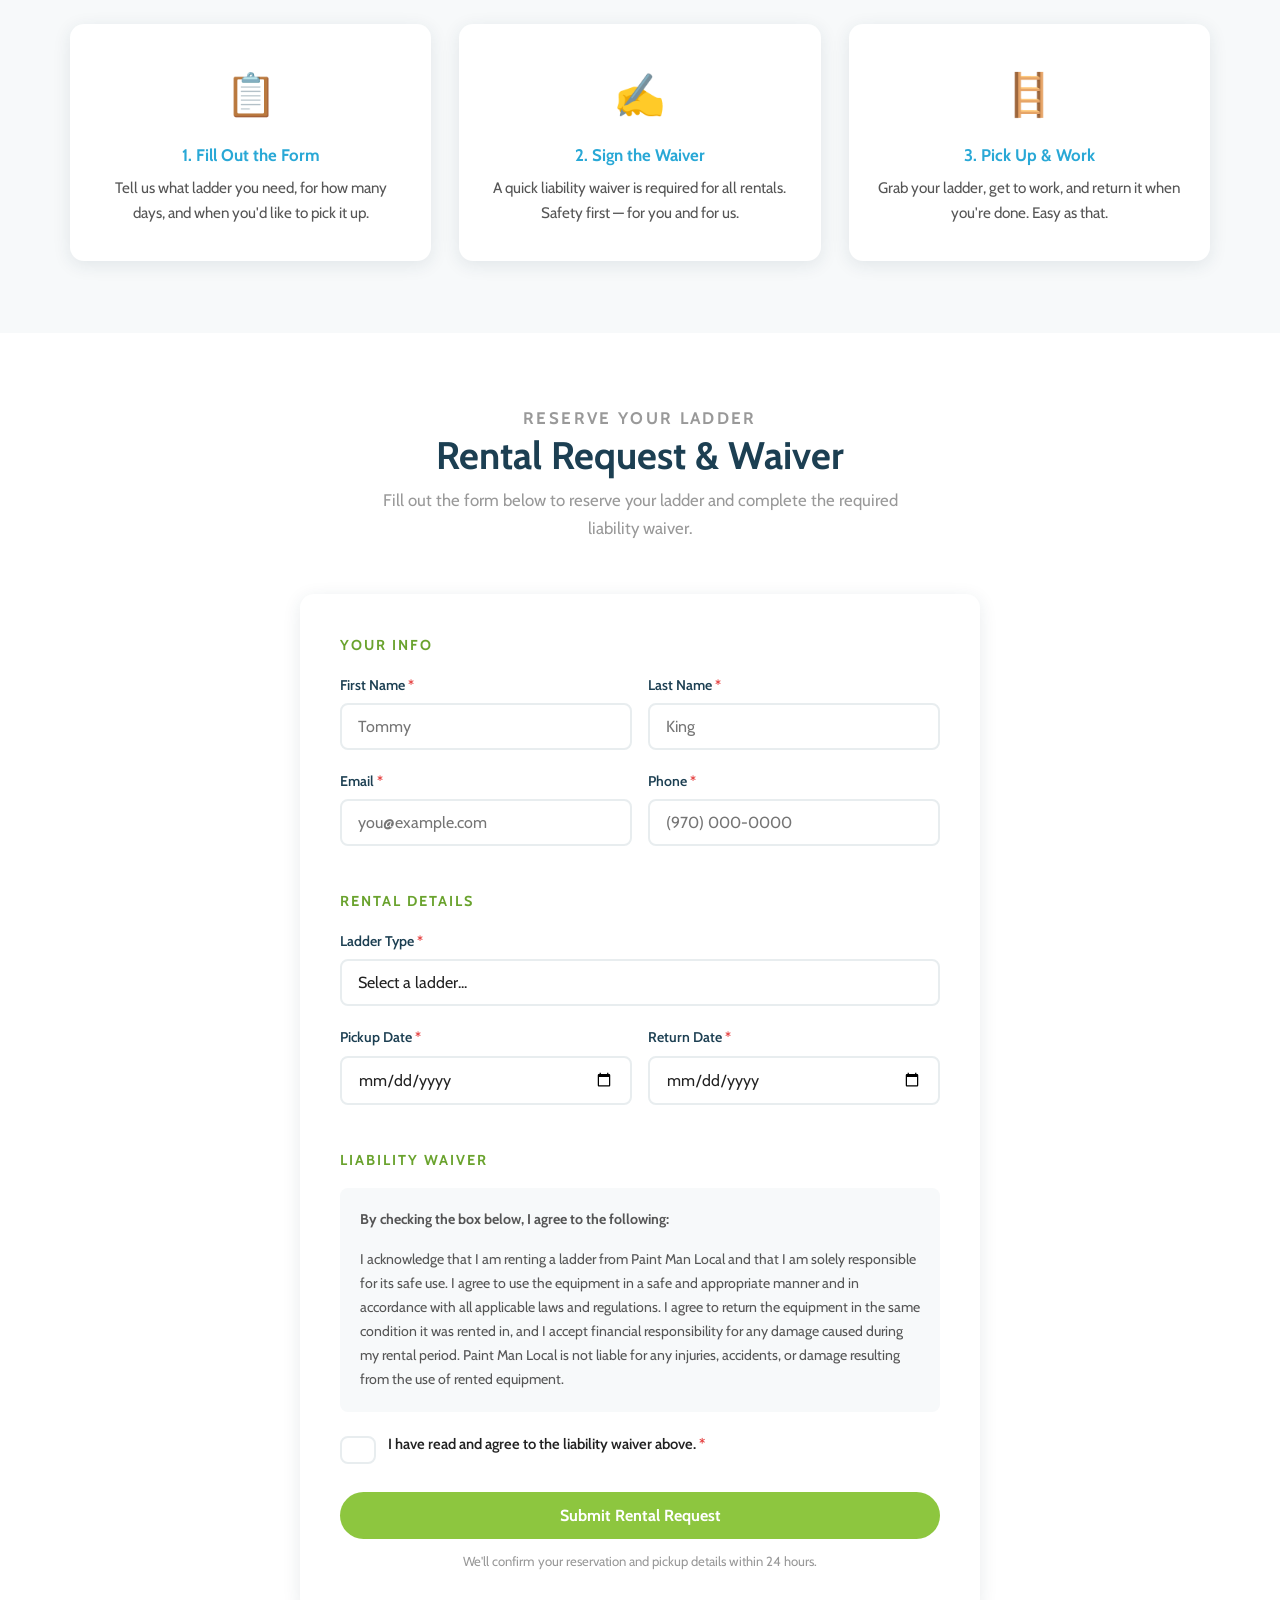
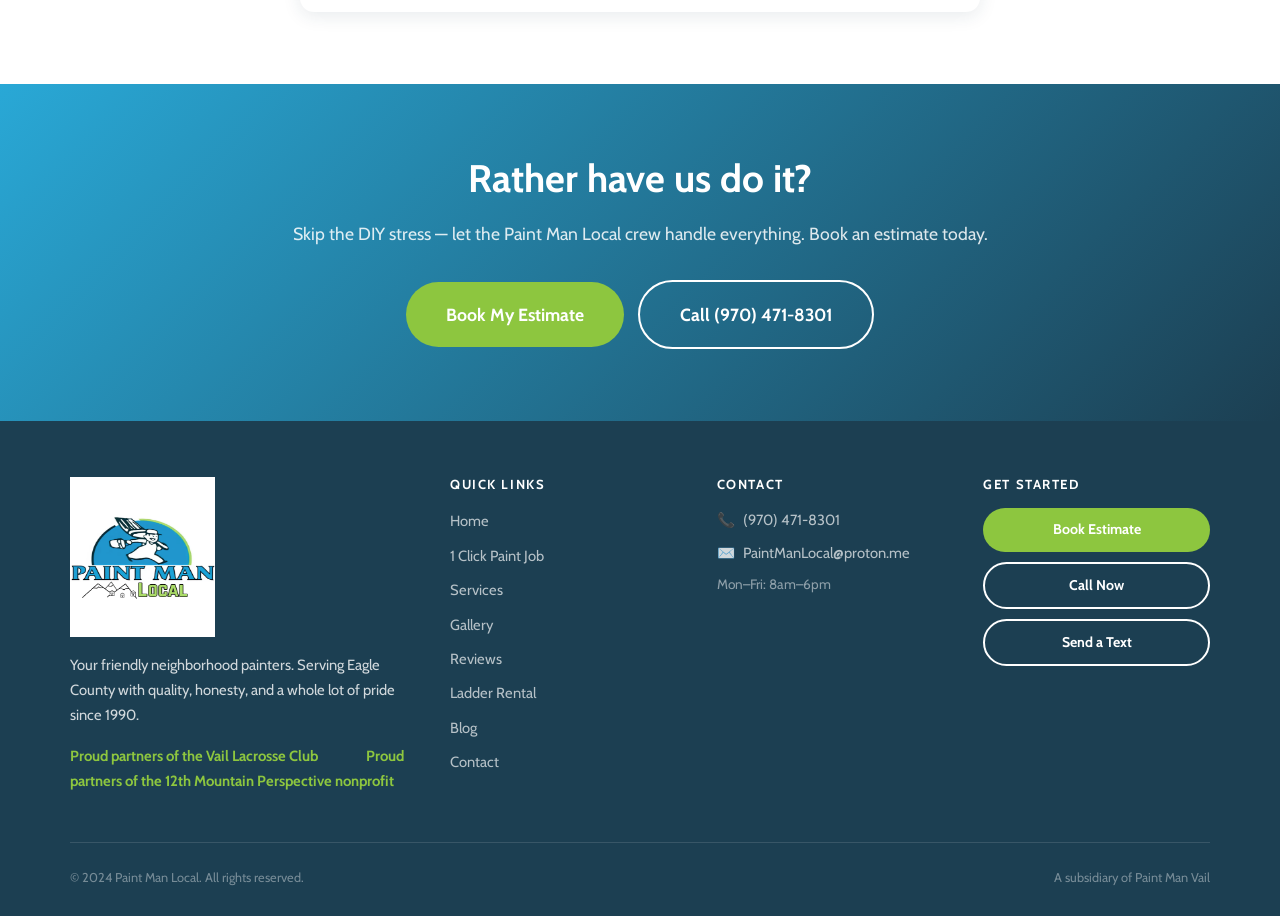
<file: ladder-rental.html>
<html lang="en"><head><meta charset="UTF-8">
  <meta name="viewport" content="width=device-width, initial-scale=1.0">
  <title>Ladder Rental — Paint Man Local</title>
  <link rel="icon" type="image/png" href="/images/favicon.png">
  <link rel="apple-touch-icon" href="/images/favicon.png">
  <meta name="description" content="Rent professional ladders by the day from Paint Man Local. Step ladders $18.99/day, extension ladders $28.99/day. Eagle County, CO.">
  <link rel="preconnect" href="https://fonts.googleapis.com">
  <link rel="preconnect" href="https://fonts.gstatic.com" crossorigin="">
  <link href="https://fonts.googleapis.com/css2?family=Cabin:ital,wght@0,400;0,500;0,700;1,500&amp;display=swap" rel="stylesheet">
  <link rel="stylesheet" href="assets/css/style.css">
</head>
<body>

  <div class="insurance-strip">
    Fully insured — Workman's Comp &amp; $1M+ Liability &nbsp;|&nbsp; Serving Eagle County since 1990
  </div>

  <nav class="navbar">
    <div class="container">
      <a href="index.html" class="nav-logo">
        <img src="images/Local-2-removebg copy 3.png" alt="Paint Man Local" style="width: 128px; height: 150px; ">
      </a>
      <ul class="nav-menu">
        <li><a href="index.html">Home</a></li>
        <li><a href="1-click-paint-job.html">1 Click Paint Job</a></li>
        <li><a href="services.html">Services</a></li>
        <li><a href="gallery.html">Gallery</a></li>
        <li><a href="reviews.html">Feedback</a></li>
        <li><a href="ladder-rental.html" class="active">Ladder Rental</a></li>
        <li><a href="blog.html">Blog</a></li>
        <li><a href="contact.html">Contact</a></li>
        <li><a href="get-bid.html" class="btn btn-secondary btn-sm">Get My Estimate&nbsp;</a></li>
      </ul>
      <button class="nav-toggle" aria-label="Toggle navigation">
        <span></span><span></span><span></span>
      </button>
    </div>
  </nav>

  <div class="page-header">
    <div class="container">
      <p class="section-label" style="color:var(--green);">DIY Support</p>
      <h1>Ladder Rental</h1>
      <p>Going the DIY route? We've got the tools you need — rented by the day, no fuss.</p>
    </div>
  </div>

  <!-- Ladder Options -->
  <section class="section-white">
    <div class="container">
      <div class="section-header">
        <p class="section-label">Available Ladders</p>
        <h2>Professional gear for every job</h2>
        <p>Whether you're painting a bedroom ceiling or tackling your home's exterior, we have a ladder that fits the job.</p>
      </div>
      <div class="grid-2" style="max-width:760px; margin:0 auto;">
        <div class="ladder-card" style="opacity: 0; transform: translateY(24px); transition: opacity 0.5s, transform 0.5s;">
          <div class="ladder-icon"><img src="images/step+ladder.jpeg.webp" alt="Step Ladder" ></div>
          <h3>Step Ladder</h3>
          <div class="ladder-price">$18.99 <span>/ day</span></div>
          <p>Perfect for interior work, ceilings, and lower exterior areas. Sturdy, safe, and easy to use.</p>
          <a href="#rental-form" class="btn btn-primary">Reserve a Step Ladder</a>
        </div>
        <div class="ladder-card" style="opacity: 0; transform: translateY(24px); transition: opacity 0.5s, transform 0.5s;">
          <div class="ladder-icon"><img src="images/extension.ladder.jpeg.webp" alt="Extension Ladder" ></div>
          <h3>Extension Ladder</h3>
          <div class="ladder-price">$28.99 <span>/ day</span></div>
          <p>Reach those high exterior walls, and rooflines with confidence.&nbsp;</p>
          <a href="#rental-form" class="btn btn-primary">Reserve an Extension Ladder</a>
        </div>
      </div>
    </div>
  </section>

  <!-- How it works -->
  <section class="section-offwhite">
    <div class="container">
      <div class="section-header">
        <p class="section-label">Simple Process</p>
        <h2>How ladder rental works</h2>
      </div>
      <div class="why-grid">
        <div class="why-card" style="opacity: 0; transform: translateY(24px); transition: opacity 0.5s, transform 0.5s;">
          <div class="why-icon">📋</div>
          <h3>1. Fill Out the Form</h3>
          <p>Tell us what ladder you need, for how many days, and when you'd like to pick it up.</p>
        </div>
        <div class="why-card" style="opacity: 0; transform: translateY(24px); transition: opacity 0.5s, transform 0.5s;">
          <div class="why-icon">✍️</div>
          <h3>2. Sign the Waiver</h3>
          <p>A quick liability waiver is required for all rentals. Safety first — for you and for us.</p>
        </div>
        <div class="why-card" style="opacity: 0; transform: translateY(24px); transition: opacity 0.5s, transform 0.5s;">
          <div class="why-icon">🪜</div>
          <h3>3. Pick Up &amp; Work</h3>
          <p>Grab your ladder, get to work, and return it when you're done. Easy as that.</p>
        </div>
      </div>
    </div>
  </section>

  <!-- Rental & Waiver Form -->
  <section class="section-white" id="rental-form">
    <div class="container" style="max-width:680px;">
      <div class="section-header">
        <p class="section-label">Reserve Your Ladder</p>
        <h2>Rental Request &amp; Waiver</h2>
        <p>Fill out the form below to reserve your ladder and complete the required liability waiver.</p>
      </div>
      <div class="form-card">
        <form class="local-form" action="https://formspree.io/f/YOUR_FORM_ID" method="POST">
          <input type="hidden" name="_subject" value="New Ladder Rental Request">

          <div class="section-label" style="margin-bottom:16px; font-size:0.9rem;">Your Info</div>

          <div class="form-row">
            <div class="form-group">
              <label for="fname">First Name <span class="required">*</span></label>
              <input type="text" id="fname" name="first_name" required="" placeholder="Tommy">
            </div>
            <div class="form-group">
              <label for="lname">Last Name <span class="required">*</span></label>
              <input type="text" id="lname" name="last_name" required="" placeholder="King">
            </div>
          </div>
          <div class="form-row">
            <div class="form-group">
              <label for="email">Email <span class="required">*</span></label>
              <input type="email" id="email" name="email" required="" placeholder="you@example.com">
            </div>
            <div class="form-group">
              <label for="phone">Phone <span class="required">*</span></label>
              <input type="tel" id="phone" name="phone" required="" placeholder="(970) 000-0000">
            </div>
          </div>

          <div class="section-label" style="margin:24px 0 16px; font-size:0.9rem;">Rental Details</div>

          <div class="form-group">
            <label for="ladder_type">Ladder Type <span class="required">*</span></label>
            <select id="ladder_type" name="ladder_type" required="">
              <option value="" disabled="" selected="">Select a ladder...</option>
              <option value="step">Step Ladder — $18.99/day</option>
              <option value="extension">Extension Ladder — $28.99/day</option>
            </select>
          </div>
          <div class="form-row">
            <div class="form-group">
              <label for="pickup_date">Pickup Date <span class="required">*</span></label>
              <input type="date" id="pickup_date" name="pickup_date" required="">
            </div>
            <div class="form-group">
              <label for="return_date">Return Date <span class="required">*</span></label>
              <input type="date" id="return_date" name="return_date" required="">
            </div>
          </div>

          <div class="section-label" style="margin:24px 0 16px; font-size:0.9rem;">Liability Waiver</div>

          <div style="background:var(--off-white); border-radius:var(--radius-sm); padding:20px; margin-bottom:20px; font-size:0.88rem; color:#555; line-height:1.7;">
            <p><strong>By checking the box below, I agree to the following:</strong></p>
            <p>I acknowledge that I am renting a ladder from Paint Man Local and that I am solely responsible for its safe use. I agree to use the equipment in a safe and appropriate manner and in accordance with all applicable laws and regulations. I agree to return the equipment in the same condition it was rented in, and I accept financial responsibility for any damage caused during my rental period. Paint Man Local is not liable for any injuries, accidents, or damage resulting from the use of rented equipment.</p>
          </div>

          <div class="form-group" style="display:flex; align-items:flex-start; gap:12px;">
            <input type="checkbox" id="waiver" name="waiver_agreed" required="" style="width:auto; margin-top:4px;">
            <label for="waiver" style="font-size:0.92rem; color:var(--body-text); ">
              I have read and agree to the liability waiver above. <span class="required">*</span>
            </label>
          </div>

          <button type="submit" class="btn btn-secondary" style="width:100%; margin-top:8px;">
            Submit Rental Request
          </button>
          <p class="form-note" style="text-align:center; margin-top:12px;">
            We'll confirm your reservation and pickup details within 24 hours.
          </p>
        </form>
      </div>
    </div>
  </section>

  <section class="cta-banner">
    <div class="container">
      <h2>Rather have us do it?</h2>
      <p>Skip the DIY stress — let the Paint Man Local crew handle everything. Book an estimate today.</p>
      <div class="btn-group" style="justify-content:center;">
        <a href="get-bid.html" class="btn btn-secondary btn-lg">Book My Estimate</a>
        <a href="tel:+19704718301" class="btn btn-outline-white btn-lg">Call (970) 471-8301</a>
      </div>
    </div>
  </section>

  <footer class="footer">
    <div class="container">
      <div class="footer-grid">
        <div class="footer-brand">
          <img src="images/Local-2.png" alt="Paint Man Local" style="width: 145px; height: 160px; ">
          <p>Your friendly neighborhood painters. Serving Eagle County with quality, honesty, and a whole lot of pride since 1990.</p>
          <p style="margin-top:1rem;"><strong style="color:var(--green);">Proud partners of the Vail Lacrosse Club&nbsp; &nbsp; &nbsp; &nbsp; &nbsp; &nbsp; &nbsp; &nbsp; </strong><strong style="font-size: 14.72px; color: var(--green);">Proud partners of the 12th Mountain Perspective nonprofit</strong></p>
        </div>
        <div>
          <h4>Quick Links</h4>
          <ul class="footer-links">
            <li><a href="index.html">Home</a></li>
            <li><a href="1-click-paint-job.html">1 Click Paint Job</a></li>
            <li><a href="services.html">Services</a></li>
            <li><a href="gallery.html">Gallery</a></li>
            <li><a href="reviews.html">Reviews</a></li>
            <li><a href="ladder-rental.html">Ladder Rental</a></li>
            <li><a href="blog.html">Blog</a></li>
            <li><a href="contact.html">Contact</a></li>
          </ul>
        </div>
        <div class="footer-contact">
          <h4>Contact</h4>
          
          <p>📞 <a href="tel:+19704718301">(970) 471-8301</a></p>
          <p>✉️ <a href="mailto:PaintManLocal@proton.me">PaintManLocal@proton.me</a></p>
          <p style="margin-top:0.5rem; font-size:0.85rem; color:rgba(255,255,255,0.5);">Mon–Fri: 8am–6pm<br></p>
        </div>
        <div>
          <h4>Get Started</h4>
          <div class="footer-ctas">
            <a href="get-bid.html" class="btn btn-secondary btn-sm">Book Estimate</a>
            <a href="tel:+19704718301" class="btn btn-outline-white btn-sm">Call Now</a>
            <a href="sms:+19704718301" class="btn btn-outline-white btn-sm">Send a Text</a>
          </div>
        </div>
      </div>
      <div class="footer-bottom">
        <span>© 2024 Paint Man Local. All rights reserved.</span>
        <span>A subsidiary of <a href="https://www.paintmanvail.net" target="_blank">Paint Man Vail</a></span>
      </div>
    </div>
  </footer>

  <script src="assets/js/main.js"></script>


</body></html>
</file>
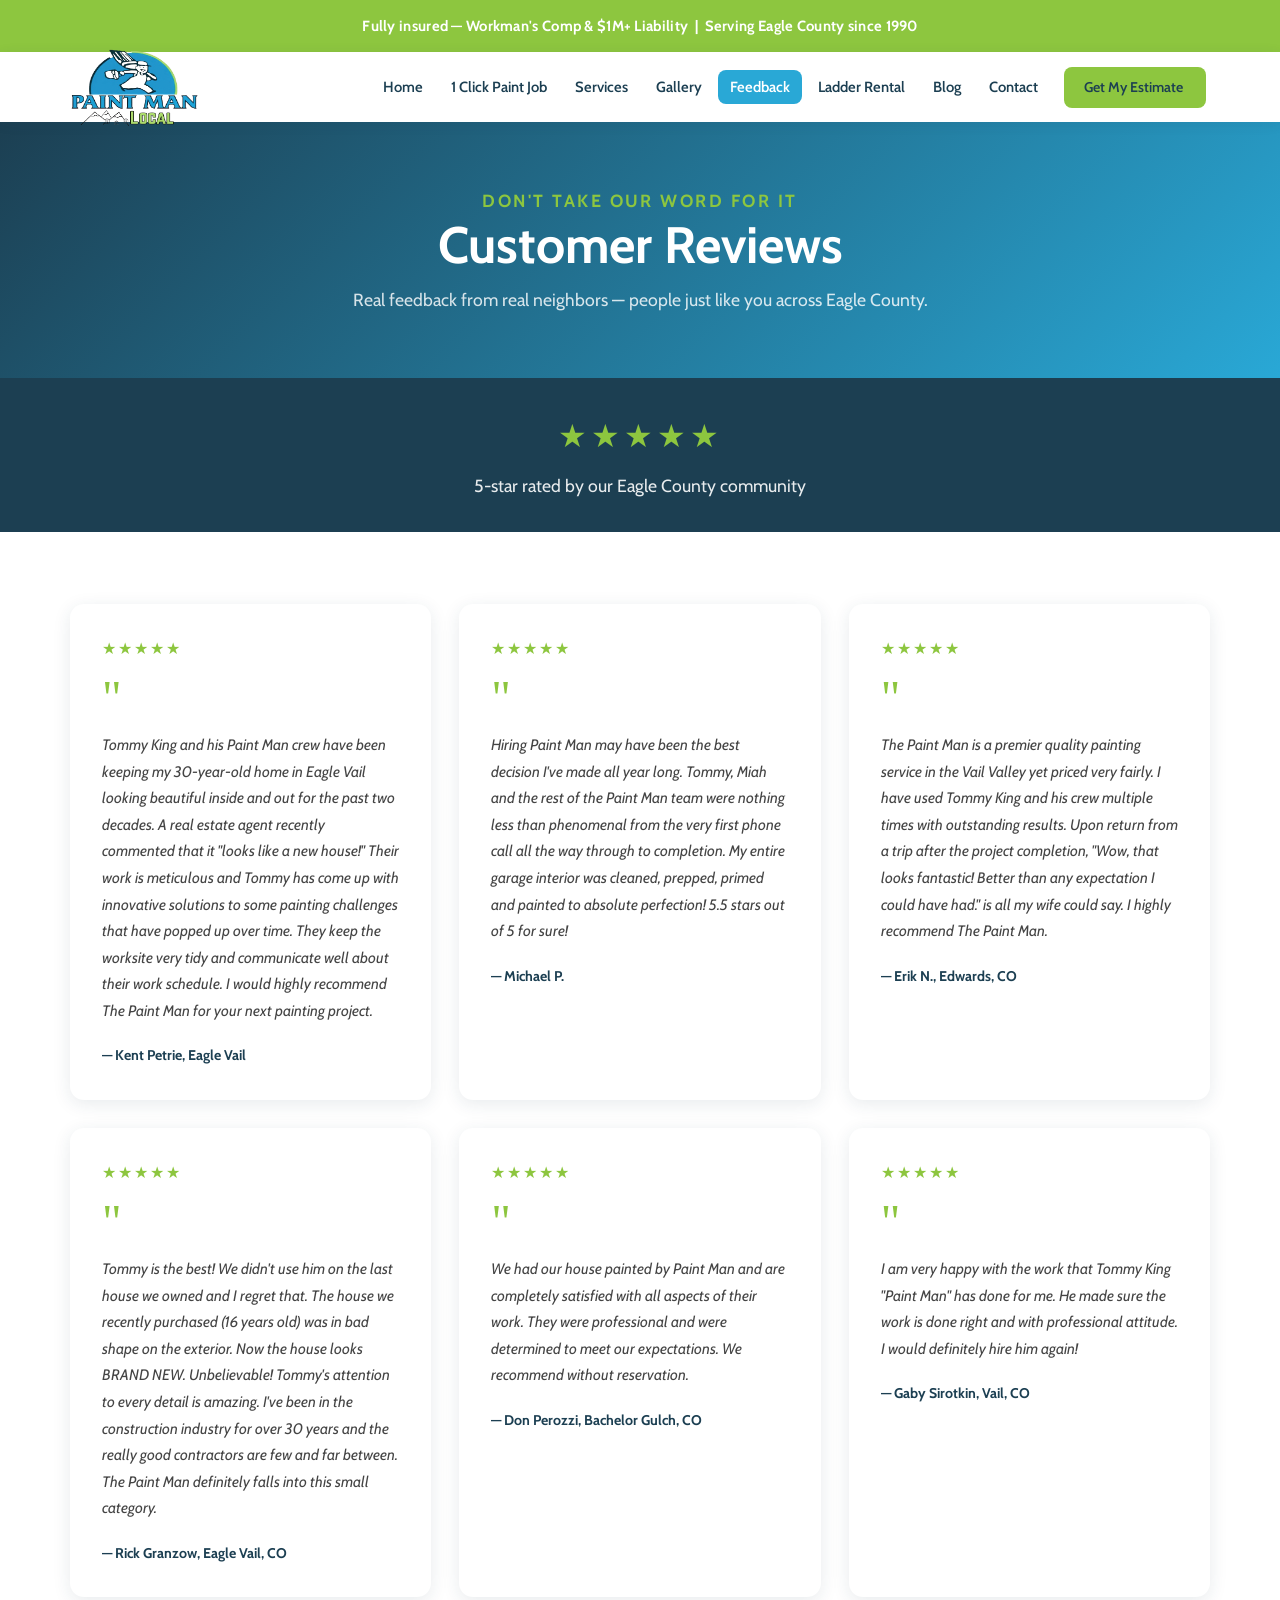
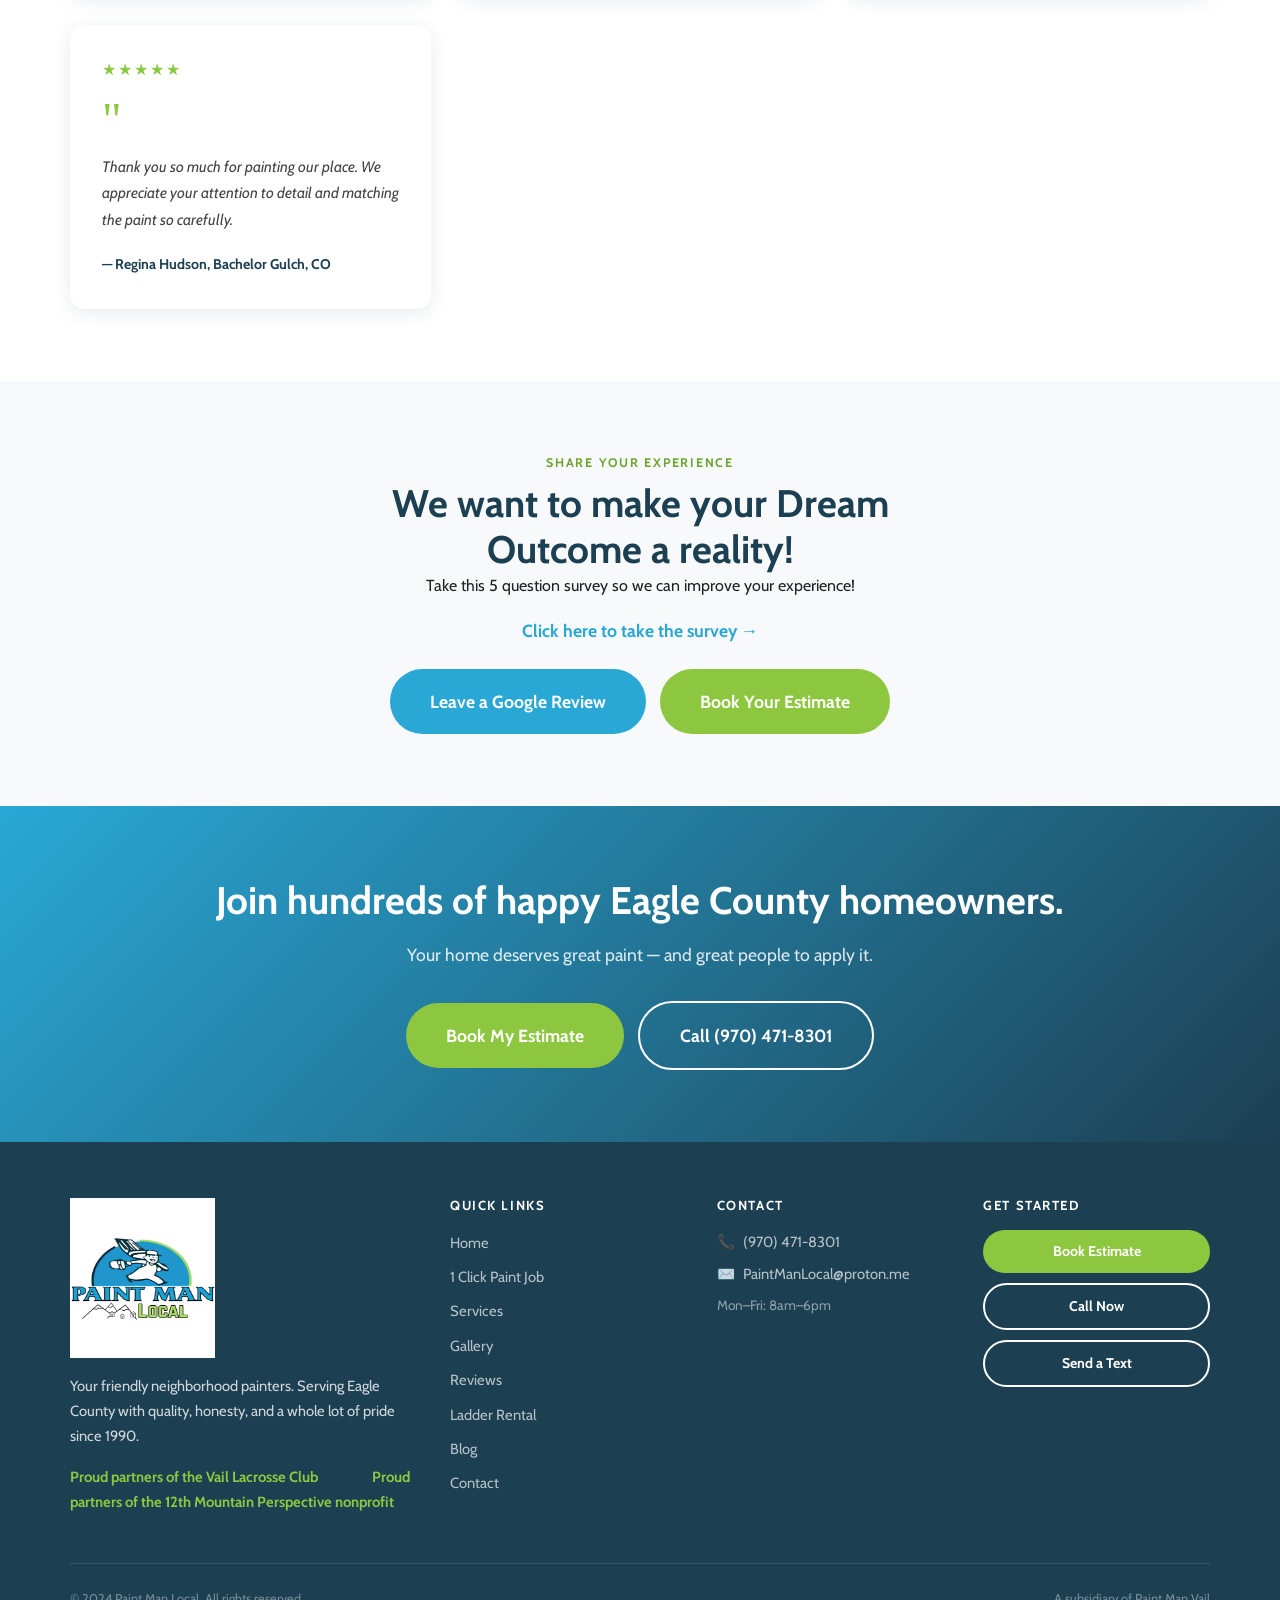
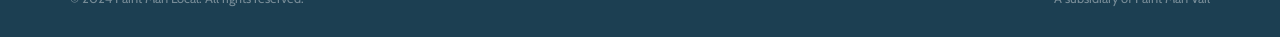
<file: reviews.html>
<html lang="en"><head><meta charset="UTF-8">
  <meta name="viewport" content="width=device-width, initial-scale=1.0">
  <title>Reviews — Paint Man Local</title>
  <link rel="icon" type="image/png" href="/images/favicon.png">
  <link rel="apple-touch-icon" href="/images/favicon.png">
  <meta name="description" content="See what Eagle County homeowners say about Paint Man Local. Real reviews from real neighbors.">
  <link rel="preconnect" href="https://fonts.googleapis.com">
  <link rel="preconnect" href="https://fonts.gstatic.com" crossorigin="">
  <link href="https://fonts.googleapis.com/css2?family=Cabin:ital,wght@0,400;0,500;0,700;1,500&amp;display=swap" rel="stylesheet">
  <link rel="stylesheet" href="assets/css/style.css">
</head>
<body>

  <div class="insurance-strip">
    Fully insured — Workman's Comp &amp; $1M+ Liability &nbsp;|&nbsp; Serving Eagle County since 1990
  </div>

  <nav class="navbar">
    <div class="container">
      <a href="index.html" class="nav-logo">
        <img src="images/Local-2-removebg copy 3.png" alt="Paint Man Local" style="width: 128px; height: 150px; ">
      </a>
      <ul class="nav-menu">
        <li><a href="index.html">Home</a></li>
        <li><a href="1-click-paint-job.html">1 Click Paint Job</a></li>
        <li><a href="services.html">Services</a></li>
        <li><a href="gallery.html">Gallery</a></li>
        <li><a href="reviews.html">Feedback</a></li>
        <li><a href="ladder-rental.html">Ladder Rental</a></li>
        <li><a href="blog.html">Blog</a></li>
        <li><a href="contact.html">Contact</a></li>
        <li><a href="get-bid.html" class="btn btn-secondary btn-sm">Get My Estimate&nbsp;</a>&nbsp;</li>
      </ul>
      <button class="nav-toggle" aria-label="Toggle navigation">
        <span></span><span></span><span></span>
      </button>
    </div>
  </nav>

  <div class="page-header">
    <div class="container">
      <p class="section-label" style="color:var(--green);">Don't Take Our Word For It</p>
      <h1>Customer Reviews</h1>
      <p>Real feedback from real neighbors — people just like you across Eagle County.</p>
    </div>
  </div>

  <!-- Star summary bar -->
  <section class="section-dark" style="padding:32px 0;">
    <div class="container" style="text-align:center;">
      <div style="font-size:2rem; color:var(--green); letter-spacing:4px; margin-bottom:8px;">
        ★★★★★
      </div>
      <p style="color:rgba(255,255,255,0.9); font-size:1.1rem; margin:0;">
        5-star rated by our Eagle County community
      </p>
    </div>
  </section>

  <!-- Reviews Grid -->
  <section class="section-white">
    <div class="container">
      <div class="grid-3">

        <div class="testimonial-card" style="opacity: 1; transform: translateY(0px); transition: opacity 0.5s, transform 0.5s;">
          <div class="stars">★★★★★</div>
          <div class="testimonial-quote">"</div>
          <p class="testimonial-text">Tommy King and his Paint Man crew have been keeping my 30-year-old home in Eagle Vail looking beautiful inside and out for the past two decades. A real estate agent recently commented that it "looks like a new house!" Their work is meticulous and Tommy has come up with innovative solutions to some painting challenges that have popped up over time. They keep the worksite very tidy and communicate well about their work schedule. I would highly recommend The Paint Man for your next painting project.</p>
          <div class="testimonial-author">— Kent Petrie, Eagle Vail</div>
        </div>

        <div class="testimonial-card" style="opacity: 1; transform: translateY(0px); transition: opacity 0.5s, transform 0.5s;">
          <div class="stars">★★★★★</div>
          <div class="testimonial-quote">"</div>
          <p class="testimonial-text">Hiring Paint Man may have been the best decision I've made all year long. Tommy, Miah and the rest of the Paint Man team were nothing less than phenomenal from the very first phone call all the way through to completion. My entire garage interior was cleaned, prepped, primed and painted to absolute perfection! 5.5 stars out of 5 for sure!</p>
          <div class="testimonial-author">— Michael P.</div>
        </div>

        <div class="testimonial-card" style="opacity: 1; transform: translateY(0px); transition: opacity 0.5s, transform 0.5s;">
          <div class="stars">★★★★★</div>
          <div class="testimonial-quote">"</div>
          <p class="testimonial-text">The Paint Man is a premier quality painting service in the Vail Valley yet priced very fairly. I have used Tommy King and his crew multiple times with outstanding results. Upon return from a trip after the project completion, "Wow, that looks fantastic! Better than any expectation I could have had." is all my wife could say. I highly recommend The Paint Man.</p>
          <div class="testimonial-author">— Erik N., Edwards, CO</div>
        </div>

        <div class="testimonial-card" style="opacity: 1; transform: translateY(0px); transition: opacity 0.5s, transform 0.5s;">
          <div class="stars">★★★★★</div>
          <div class="testimonial-quote">"</div>
          <p class="testimonial-text">Tommy is the best! We didn't use him on the last house we owned and I regret that. The house we recently purchased (16 years old) was in bad shape on the exterior. Now the house looks BRAND NEW. Unbelievable! Tommy's attention to every detail is amazing. I've been in the construction industry for over 30 years and the really good contractors are few and far between. The Paint Man definitely falls into this small category.</p>
          <div class="testimonial-author">— Rick Granzow, Eagle Vail, CO</div>
        </div>

        <div class="testimonial-card" style="opacity: 1; transform: translateY(0px); transition: opacity 0.5s, transform 0.5s;">
          <div class="stars">★★★★★</div>
          <div class="testimonial-quote">"</div>
          <p class="testimonial-text">We had our house painted by Paint Man and are completely satisfied with all aspects of their work. They were professional and were determined to meet our expectations. We recommend without reservation.</p>
          <div class="testimonial-author">— Don Perozzi, Bachelor Gulch, CO</div>
        </div>

        <div class="testimonial-card" style="opacity: 1; transform: translateY(0px); transition: opacity 0.5s, transform 0.5s;">
          <div class="stars">★★★★★</div>
          <div class="testimonial-quote">"</div>
          <p class="testimonial-text">I am very happy with the work that Tommy King "Paint Man" has done for me. He made sure the work is done right and with professional attitude. I would definitely hire him again!</p>
          <div class="testimonial-author">— Gaby Sirotkin, Vail, CO</div>
        </div>

        <div class="testimonial-card" style="opacity: 1; transform: translateY(0px); transition: opacity 0.5s, transform 0.5s;">
          <div class="stars">★★★★★</div>
          <div class="testimonial-quote">"</div>
          <p class="testimonial-text">Thank you so much for painting our place. We appreciate your attention to detail and matching the paint so carefully.</p>
          <div class="testimonial-author">— Regina Hudson, Bachelor Gulch, CO</div>
        </div>

      </div>
    </div>
  </section>

  <!-- Leave a Review CTA -->
  <section class="section-offwhite">
    <div class="container" style="text-align:center; max-width:640px;">
      <p class="section-label">Share Your Experience</p>
      <h2>We want to make your Dream Outcome a reality!</h2>
      <p>Take this 5 question survey so we can improve your experience!</p>
      <p><a href="https://forms.gle/91AECFTg9MDvQbrn8" target="_blank" style="color: #29A8D6; font-weight: 700; font-size: 1.1rem;">Click here to take the survey →</a></p>
      <div class="btn-group" style="justify-content:center; margin-top:1.5rem;">
        <a href="https://g.page/r/paintmanlocal/review" target="_blank" class="btn btn-primary btn-lg">Leave a Google Review</a>
        <a href="get-bid.html" class="btn btn-secondary btn-lg">Book Your Estimate</a>
      </div>
    </div>
  </section>

  <section class="cta-banner">
    <div class="container">
      <h2>Join hundreds of happy Eagle County homeowners.</h2>
      <p>Your home deserves great paint — and great people to apply it.</p>
      <div class="btn-group" style="justify-content:center;">
        <a href="get-bid.html" class="btn btn-secondary btn-lg">Book My Estimate</a>
        <a href="tel:+19704718301" class="btn btn-outline-white btn-lg">Call (970) 471-8301</a>
      </div>
    </div>
  </section>

  <footer class="footer">
    <div class="container">
      <div class="footer-grid">
        <div class="footer-brand">
          <img src="images/Local-2.png" alt="Paint Man Local" style="width: 145px; height: 160px; ">
          <p>Your friendly neighborhood painters. Serving Eagle County with quality, honesty, and a whole lot of pride since 1990.</p>
          <p style="margin-top:1rem;"><strong style="color:var(--green);">Proud partners of the Vail Lacrosse Club&nbsp; &nbsp; &nbsp; &nbsp; &nbsp; &nbsp; &nbsp; &nbsp; &nbsp; </strong><strong style="font-size: 14.72px; color: var(--green);">Proud partners of the 12th Mountain Perspective nonprofit</strong></p>
        </div>
        <div>
          <h4>Quick Links</h4>
          <ul class="footer-links">
            <li><a href="index.html">Home</a></li>
            <li><a href="1-click-paint-job.html">1 Click Paint Job</a></li>
            <li><a href="services.html">Services</a></li>
            <li><a href="gallery.html">Gallery</a></li>
            <li><a href="reviews.html">Reviews</a></li>
            <li><a href="ladder-rental.html">Ladder Rental</a></li>
            <li><a href="blog.html">Blog</a></li>
            <li><a href="contact.html">Contact</a></li>
          </ul>
        </div>
        <div class="footer-contact">
          <h4>Contact</h4>
          
          <p>📞 <a href="tel:+19704718301">(970) 471-8301</a></p>
          <p>✉️ <a href="mailto:PaintManLocal@proton.me">PaintManLocal@proton.me</a></p>
          <p style="margin-top:0.5rem; font-size:0.85rem; color:rgba(255,255,255,0.5);">Mon–Fri: 8am–6pm<br></p>
        </div>
        <div>
          <h4>Get Started</h4>
          <div class="footer-ctas">
            <a href="get-bid.html" class="btn btn-secondary btn-sm">Book Estimate</a>
            <a href="tel:+19704718301" class="btn btn-outline-white btn-sm">Call Now</a>
            <a href="sms:+19704718301" class="btn btn-outline-white btn-sm">Send a Text</a>
          </div>
        </div>
      </div>
      <div class="footer-bottom">
        <span>© 2024 Paint Man Local. All rights reserved.</span>
        <span>A subsidiary of <a href="https://www.paintmanvail.net" target="_blank">Paint Man Vail</a></span>
      </div>
    </div>
  </footer>

  <script src="assets/js/main.js"></script>


</body></html>
</file>
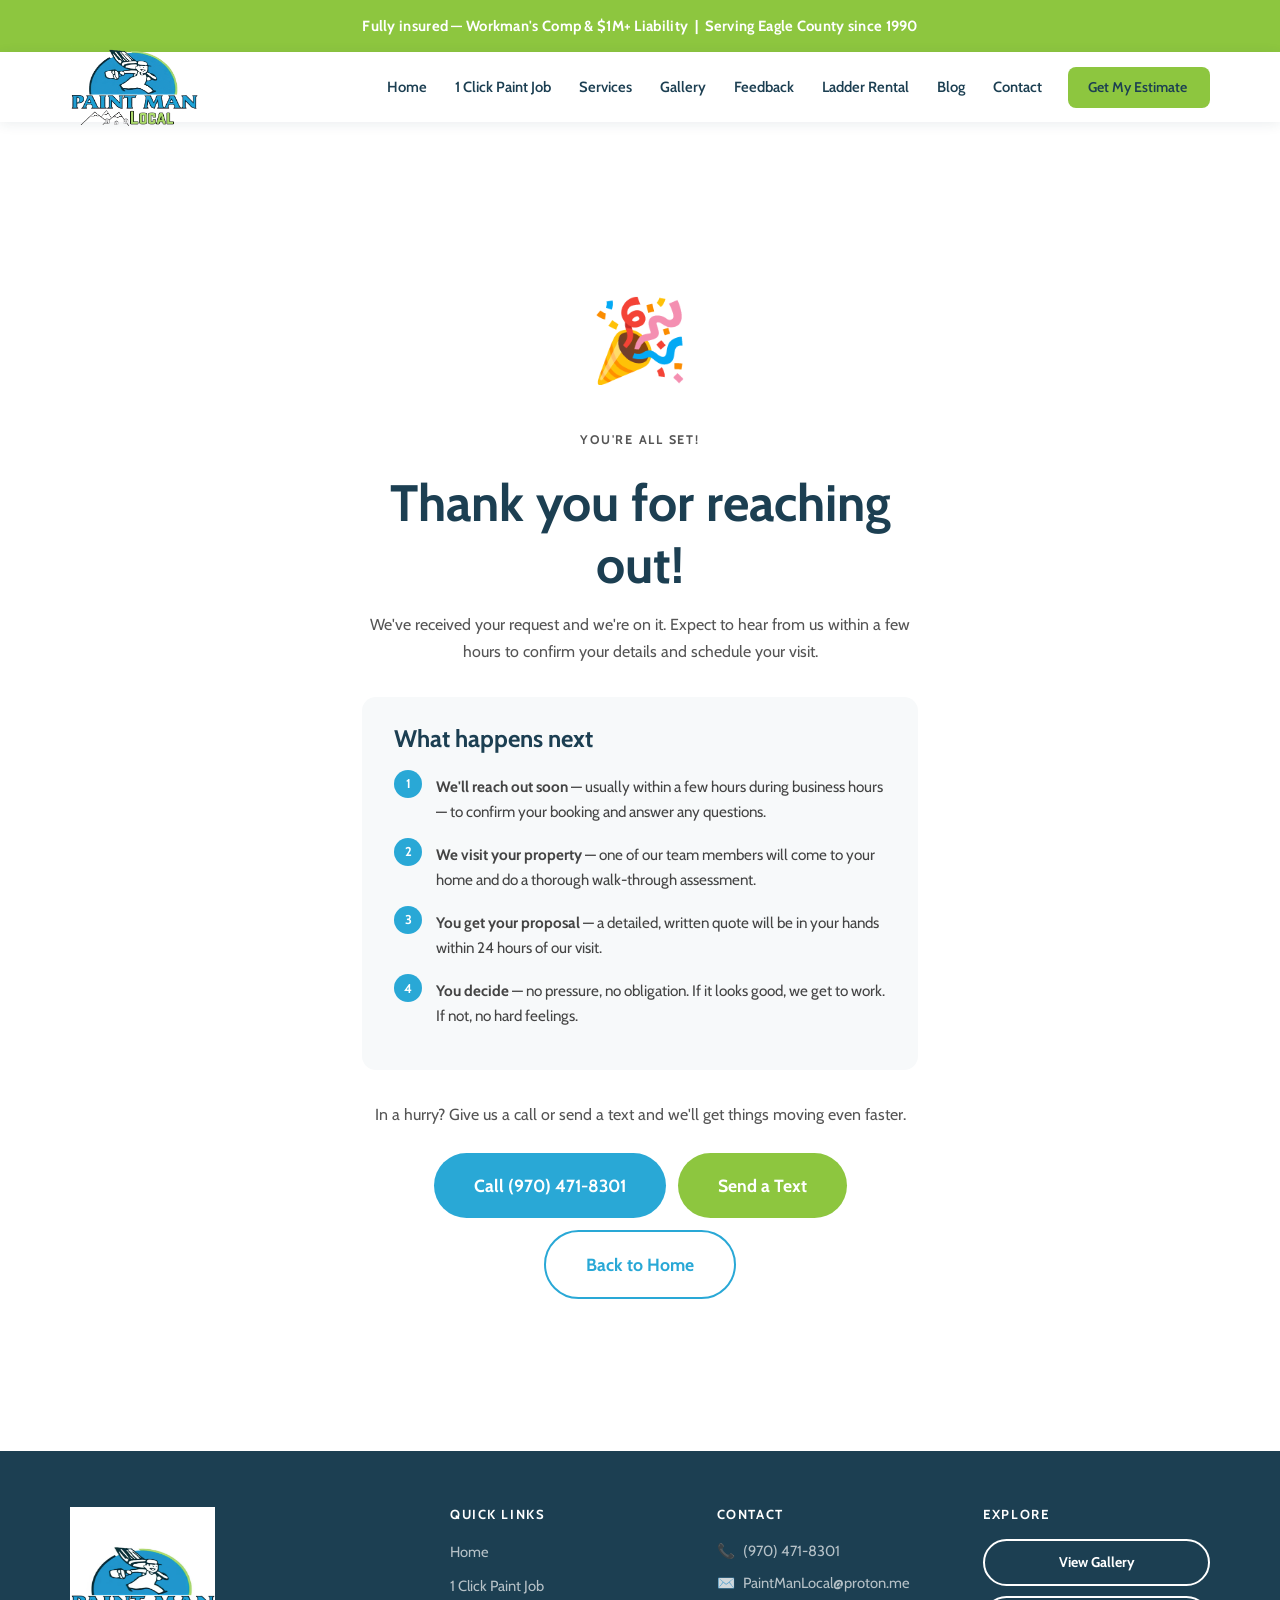
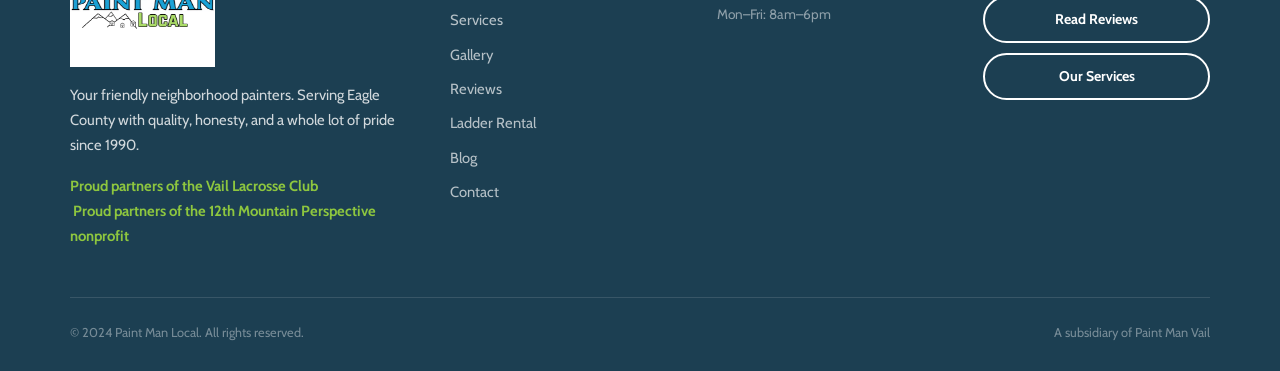
<file: thank-you.html>
<html lang="en"><head><meta charset="UTF-8">
  <meta name="viewport" content="width=device-width, initial-scale=1.0">
  <title>Thanks! — Paint Man Local</title>
  <link rel="icon" type="image/png" href="/images/favicon.png">
  <link rel="apple-touch-icon" href="/images/favicon.png">
  <meta name="robots" content="noindex">
  <link rel="preconnect" href="https://fonts.googleapis.com">
  <link rel="preconnect" href="https://fonts.gstatic.com" crossorigin="">
  <link href="https://fonts.googleapis.com/css2?family=Cabin:ital,wght@0,400;0,500;0,700;1,500&amp;display=swap" rel="stylesheet">
  <link rel="stylesheet" href="assets/css/style.css">
</head>
<body>

  <div class="insurance-strip">
    Fully insured — Workman's Comp &amp; $1M+ Liability &nbsp;|&nbsp; Serving Eagle County since 1990
  </div>

  <nav class="navbar">
    <div class="container">
      <a href="index.html" class="nav-logo">
        <img src="images/Local-2-removebg copy 3.png" alt="Paint Man Local" style="width: 128px; height: 150px; ">
      </a>
      <ul class="nav-menu">
        <li><a href="index.html">Home</a></li>
        <li><a href="1-click-paint-job.html">1 Click Paint Job</a></li>
        <li><a href="services.html">Services</a></li>
        <li><a href="gallery.html">Gallery</a></li>
        <li><a href="reviews.html">Feedback</a></li>
        <li><a href="ladder-rental.html">Ladder Rental</a></li>
        <li><a href="blog.html">Blog</a></li>
        <li><a href="contact.html">Contact</a></li>
        <li><a href="get-bid.html" class="btn btn-secondary btn-sm">Get My Estimate&nbsp;</a></li>
      </ul>
      <button class="nav-toggle" aria-label="Toggle navigation">
        <span></span><span></span><span></span>
      </button>
    </div>
  </nav>

  <section class="section-white" style="min-height:calc(100vh - 140px); display:flex; align-items:center;">
    <div class="container">
      <div class="thankyou-box">
        <div class="thankyou-icon">🎉</div>
        <p class="section-label">You're all set!</p>
        <h1>Thank you for reaching out!</h1>
        <p>We've received your request and we're on it. Expect to hear from us within a few hours to confirm your details and schedule your visit.</p>

        <div class="next-steps">
          <h3>What happens next</h3>
          <div class="next-step-item">
            <div class="step-num">1</div>
            <p><strong>We'll reach out soon</strong> — usually within a few hours during business hours — to confirm your booking and answer any questions.</p>
          </div>
          <div class="next-step-item">
            <div class="step-num">2</div>
            <p><strong>We visit your property</strong> — one of our team members will come to your home and do a thorough walk-through assessment.</p>
          </div>
          <div class="next-step-item">
            <div class="step-num">3</div>
            <p><strong>You get your proposal</strong> — a detailed, written quote will be in your hands within 24 hours of our visit.</p>
          </div>
          <div class="next-step-item">
            <div class="step-num">4</div>
            <p><strong>You decide</strong> — no pressure, no obligation. If it looks good, we get to work. If not, no hard feelings.</p>
          </div>
        </div>

        <p style="color:#555;">In a hurry? Give us a call or send a text and we'll get things moving even faster.</p>

        <div class="btn-group" style="justify-content:center; margin-top:1.5rem; flex-wrap:wrap; gap:12px;">
          <a href="tel:+19704718301" class="btn btn-primary btn-lg">Call (970) 471-8301</a>
          <a href="sms:+19704718301" class="btn btn-secondary btn-lg">Send a Text</a>
          <a href="index.html" class="btn btn-outline btn-lg">Back to Home</a>
        </div>
      </div>
    </div>
  </section>

  <footer class="footer">
    <div class="container">
      <div class="footer-grid">
        <div class="footer-brand">
          <img src="images/Local-2.png" alt="Paint Man Local" style="width: 145px; height: 160px; ">
          <p>Your friendly neighborhood painters. Serving Eagle County with quality, honesty, and a whole lot of pride since 1990.</p>
          <p style="margin-top:1rem;"><strong style="color:var(--green);">Proud partners of the Vail Lacrosse Club&nbsp; &nbsp; &nbsp; &nbsp; &nbsp; &nbsp; &nbsp; &nbsp; &nbsp; &nbsp;</strong><strong style="font-size: 14.72px; color: var(--green);">Proud partners of the 12th Mountain Perspective nonprofit</strong></p>
        </div>
        <div>
          <h4>Quick Links</h4>
          <ul class="footer-links">
            <li><a href="index.html">Home</a></li>
            <li><a href="1-click-paint-job.html">1 Click Paint Job</a></li>
            <li><a href="services.html">Services</a></li>
            <li><a href="gallery.html">Gallery</a></li>
            <li><a href="reviews.html">Reviews</a></li>
            <li><a href="ladder-rental.html">Ladder Rental</a></li>
            <li><a href="blog.html">Blog</a></li>
            <li><a href="contact.html">Contact</a></li>
          </ul>
        </div>
        <div class="footer-contact">
          <h4>Contact</h4>
          
          <p>📞 <a href="tel:+19704718301">(970) 471-8301</a></p>
          <p>✉️ <a href="mailto:PaintManLocal@proton.me">PaintManLocal@proton.me</a></p>
          <p style="margin-top:0.5rem; font-size:0.85rem; color:rgba(255,255,255,0.5);">Mon–Fri: 8am–6pm<br></p>
        </div>
        <div>
          <h4>Explore</h4>
          <div class="footer-ctas">
            <a href="gallery.html" class="btn btn-outline-white btn-sm">View Gallery</a>
            <a href="reviews.html" class="btn btn-outline-white btn-sm">Read Reviews</a>
            <a href="services.html" class="btn btn-outline-white btn-sm">Our Services</a>
          </div>
        </div>
      </div>
      <div class="footer-bottom">
        <span>© 2024 Paint Man Local. All rights reserved.</span>
        <span>A subsidiary of <a href="https://www.paintmanvail.net" target="_blank">Paint Man Vail</a></span>
      </div>
    </div>
  </footer>

  <script src="assets/js/main.js"></script>


</body></html>
</file>
<file: assets/css/style.css>
/* ============================================================
   Paint Man Local — style.css
   Colors extracted from Paint Man Local logo
   ============================================================ */

/* ---------- CSS Custom Properties ---------- */
:root {
  --blue:        #29A8D6;
  --blue-dark:   #1C3F52;
  --green:       #8DC63F;
  --green-dark:  #6AA32E;
  --white:       #FFFFFF;
  --off-white:   #F7F9FA;
  --gray-light:  #E8EDEF;
  --gray:        #999999;
  --body-text:   #222222;
  --shadow:      0 4px 18px rgba(28, 63, 82, 0.10);
  --shadow-hover:0 8px 28px rgba(28, 63, 82, 0.18);
  --radius:      14px;
  --radius-sm:   8px;
  --radius-pill: 50px;
  --transition:  0.22s ease;
  --font:        'Cabin', 'Karla', Arial, sans-serif;
  --nav-height:  70px;
}

/* ---------- Reset & Base ---------- */
*, *::before, *::after { box-sizing: border-box; margin: 0; padding: 0; }
html { scroll-behavior: smooth; font-size: 16px; }
body {
  font-family: var(--font);
  color: var(--body-text);
  background: var(--white);
  line-height: 1.65;
  -webkit-font-smoothing: antialiased;
}
img { max-width: 100%; height: auto; display: block; }
a { color: var(--blue); text-decoration: none; transition: color var(--transition); }
a:hover { color: var(--blue-dark); }
ul { list-style: none; }

/* ---------- Typography ---------- */
h1, h2, h3, h4, h5 {
  font-family: var(--font);
  font-weight: 700;
  line-height: 1.2;
  color: var(--blue-dark);
}
h1 { font-size: clamp(2rem, 5vw, 3.2rem); }
h2 { font-size: clamp(1.6rem, 3.5vw, 2.4rem); }
h3 { font-size: clamp(1.15rem, 2vw, 1.5rem); }
h4 { font-size: 1.1rem; }
p { margin-bottom: 1rem; }
p:last-child { margin-bottom: 0; }

.section-label {
  font-size: 0.78rem;
  font-weight: 700;
  letter-spacing: 0.14em;
  text-transform: uppercase;
  color: var(--green-dark);
  margin-bottom: 0.5rem;
}

/* ---------- Layout ---------- */
.container { width: 92%; max-width: 1140px; margin: 0 auto; }
section { padding: 72px 0; }
.section-white    { background: var(--white); }
.section-offwhite { background: var(--off-white); }
.section-blue     { background: var(--blue); color: var(--white); }
.section-dark     { background: var(--blue-dark); color: var(--white); }
.section-blue h1, .section-blue h2, .section-blue h3,
.section-dark h1, .section-dark h2, .section-dark h3 { color: var(--white); }

.section-header { text-align: center; margin-bottom: 52px; }
.section-header h2 { margin-bottom: 0.5rem; }
.section-header p { color: var(--gray); font-size: 1.05rem; max-width: 560px; margin: 0 auto; }

/* ---------- Buttons ---------- */
.btn {
  display: inline-block;
  padding: 14px 32px;
  border-radius: var(--radius-pill);
  font-family: var(--font);
  font-size: 1rem;
  font-weight: 700;
  cursor: pointer;
  border: none;
  transition: transform var(--transition), box-shadow var(--transition), background var(--transition);
  text-align: center;
  white-space: nowrap;
}
.btn:hover { transform: translateY(-2px); box-shadow: var(--shadow-hover); }
.btn:active { transform: translateY(0); }
.btn-primary   { background: var(--blue); color: var(--white); }
.btn-primary:hover { background: #1E90BB; color: var(--white); }
.btn-secondary { background: var(--green); color: var(--white); }
.btn-secondary:hover { background: var(--green-dark); color: var(--white); }
.btn-outline   { background: transparent; color: var(--blue); border: 2px solid var(--blue); }
.btn-outline:hover { background: var(--blue); color: var(--white); }
.btn-outline-white { background: transparent; color: var(--white); border: 2px solid var(--white); }
.btn-outline-white:hover { background: var(--white); color: var(--blue-dark); }
.btn-lg { padding: 18px 40px; font-size: 1.1rem; }
.btn-sm { padding: 10px 22px; font-size: 0.88rem; }
.btn-group { display: flex; flex-wrap: wrap; gap: 14px; align-items: center; }

/* ---------- Navigation ---------- */
.navbar {
  position: sticky;
  top: 0;
  z-index: 1000;
  background: var(--white);
  box-shadow: 0 2px 12px rgba(28,63,82,0.09);
  height: var(--nav-height);
}
.navbar .container {
  height: 100%;
  display: flex;
  align-items: center;
  justify-content: space-between;
}
.nav-logo img { height: 50px; width: auto; }
.nav-menu { display: flex; align-items: center; gap: 4px; }
.nav-menu a {
  color: var(--blue-dark);
  font-weight: 600;
  font-size: 0.92rem;
  padding: 8px 12px;
  border-radius: var(--radius-sm);
  transition: background var(--transition), color var(--transition);
}
.nav-menu a:hover, .nav-menu a.active { background: var(--blue); color: var(--white); }
.nav-menu .btn { margin-left: 10px; padding: 9px 20px; font-size: 0.88rem; }
.nav-toggle {
  display: none;
  flex-direction: column;
  gap: 5px;
  cursor: pointer;
  background: none;
  border: none;
  padding: 6px;
}
.nav-toggle span {
  display: block;
  width: 26px;
  height: 3px;
  background: var(--blue-dark);
  border-radius: 2px;
  transition: all var(--transition);
}
.nav-toggle.open span:nth-child(1) { transform: translateY(8px) rotate(45deg); }
.nav-toggle.open span:nth-child(2) { opacity: 0; }
.nav-toggle.open span:nth-child(3) { transform: translateY(-8px) rotate(-45deg); }

/* ---------- Hero ---------- */
.hero {
  min-height: calc(100vh - var(--nav-height));
  background: linear-gradient(135deg, var(--blue-dark) 0%, var(--blue) 65%, #3EC8E8 100%);
  display: flex;
  align-items: center;
  position: relative;
  overflow: hidden;
  padding: 80px 0 60px;
}
.hero::before {
  content: '';
  position: absolute;
  top: -80px; right: -80px;
  width: 480px; height: 480px;
  background: rgba(141,198,63,0.10);
  border-radius: 50%;
  pointer-events: none;
}
.hero::after {
  content: '';
  position: absolute;
  bottom: -100px; left: -80px;
  width: 400px; height: 400px;
  background: rgba(255,255,255,0.04);
  border-radius: 50%;
  pointer-events: none;
}
.hero-inner {
  position: relative;
  z-index: 1;
  display: flex;
  align-items: center;
  gap: 60px;
}
.hero-content { flex: 1; color: var(--white); }
.hero-content h1 { color: var(--white); margin-bottom: 1rem; font-size: clamp(2.2rem, 5vw, 3.6rem); }
.hero-content h1 .highlight { color: var(--green); }
.hero-tagline {
  font-size: clamp(1rem, 2vw, 1.2rem);
  color: rgba(255,255,255,0.88);
  margin-bottom: 2rem;
  max-width: 460px;
}
.hero-badges { display: flex; flex-wrap: wrap; gap: 10px; margin-bottom: 2.4rem; }
.badge {
  display: inline-flex;
  align-items: center;
  gap: 6px;
  background: rgba(255,255,255,0.15);
  color: var(--white);
  padding: 6px 14px;
  border-radius: var(--radius-pill);
  font-size: 0.82rem;
  font-weight: 600;
  backdrop-filter: blur(4px);
}
.badge-green { background: var(--green); }
.hero-logo { flex: 0 0 320px; display: flex; align-items: center; justify-content: center; }
.hero-logo img {
  width: 100%;
  max-width: 300px;
  filter: drop-shadow(0 8px 32px rgba(0,0,0,0.28));
  animation: float 4s ease-in-out infinite;
}
@keyframes float {
  0%, 100% { transform: translateY(0); }
  50%       { transform: translateY(-12px); }
}

/* ---------- Stats Bar ---------- */
.stats-bar { background: var(--blue-dark); padding: 30px 0; }
.stats-grid { display: grid; grid-template-columns: repeat(4, 1fr); gap: 20px; text-align: center; }
.stat-item { color: var(--white); }
.stat-number { font-size: 2rem; font-weight: 700; color: var(--green); line-height: 1; margin-bottom: 4px; }
.stat-label  { font-size: 0.82rem; color: rgba(255,255,255,0.72); font-weight: 500; }

/* ---------- Cards ---------- */
.card {
  background: var(--white);
  border-radius: var(--radius);
  box-shadow: var(--shadow);
  overflow: hidden;
  transition: transform var(--transition), box-shadow var(--transition);
}
.card:hover { transform: translateY(-4px); box-shadow: var(--shadow-hover); }
.card-body { padding: 28px; }
.card-img { width: 100%; height: 200px; object-fit: cover; }

/* ---------- Grid Layouts ---------- */
.grid-2 { display: grid; grid-template-columns: repeat(2, 1fr); gap: 32px; }
.grid-3 { display: grid; grid-template-columns: repeat(3, 1fr); gap: 28px; }
.grid-4 { display: grid; grid-template-columns: repeat(4, 1fr); gap: 24px; }

/* ---------- Services ---------- */
.service-card {
  background: var(--white);
  border-radius: var(--radius);
  box-shadow: var(--shadow);
  overflow: hidden;
  transition: transform var(--transition), box-shadow var(--transition);
}
.service-card:hover { transform: translateY(-4px); box-shadow: var(--shadow-hover); }
.service-card img { width: 100%; height: 200px; object-fit: cover; }
.service-card-body { padding: 24px; }
.service-card-body h3 { color: var(--blue); margin-bottom: 0.5rem; font-size: 1.1rem; }
.service-card-body p { color: #555; font-size: 0.95rem; margin: 0; }
.service-section-title { display: flex; align-items: center; gap: 14px; margin-bottom: 32px; }
.service-section-title h2 { margin: 0; }
.service-icon {
  width: 50px; height: 50px;
  background: var(--blue);
  border-radius: 12px;
  display: flex;
  align-items: center;
  justify-content: center;
  font-size: 1.5rem;
  flex-shrink: 0;
}

/* ---------- Testimonials ---------- */
.testimonial-card {
  background: var(--white);
  border-radius: var(--radius);
  box-shadow: var(--shadow);
  padding: 32px;
  transition: transform var(--transition), box-shadow var(--transition);
}
.testimonial-card:hover { transform: translateY(-4px); box-shadow: var(--shadow-hover); }
.testimonial-quote { font-size: 3rem; color: var(--green); line-height: 1; margin-bottom: 10px; font-family: Georgia, serif; }
.testimonial-text { font-size: 0.95rem; color: #444; line-height: 1.75; margin-bottom: 20px; font-style: italic; }
.testimonial-author { font-weight: 700; color: var(--blue-dark); font-size: 0.88rem; }
.stars { color: var(--green); font-size: 1rem; margin-bottom: 12px; letter-spacing: 2px; }

/* ---------- Gallery Grid ---------- */
.gallery-grid {
  display: grid;
  grid-template-columns: repeat(4, 1fr);
  gap: 12px;
}
.gallery-item {
  position: relative;
  overflow: hidden;
  border-radius: var(--radius-sm);
  cursor: pointer;
  aspect-ratio: 4/3;
}
.gallery-item img { width: 100%; height: 100%; object-fit: cover; transition: transform 0.35s ease; }
.gallery-item:hover img { transform: scale(1.07); }
.gallery-overlay {
  position: absolute;
  inset: 0;
  background: rgba(28,63,82,0.45);
  display: flex;
  align-items: center;
  justify-content: center;
  opacity: 0;
  transition: opacity var(--transition);
}
.gallery-item:hover .gallery-overlay { opacity: 1; }
.gallery-overlay-icon { color: var(--white); font-size: 2rem; }

/* ---------- Lightbox ---------- */
.lightbox {
  display: none;
  position: fixed;
  inset: 0;
  z-index: 9999;
  background: rgba(0,0,0,0.92);
  align-items: center;
  justify-content: center;
  padding: 20px;
}
.lightbox.active { display: flex; }
.lightbox-inner { position: relative; max-width: 900px; width: 100%; }
.lightbox-inner img { width: 100%; max-height: 80vh; object-fit: contain; border-radius: var(--radius-sm); }
.lightbox-close {
  position: absolute;
  top: -44px; right: 0;
  background: none;
  border: none;
  color: var(--white);
  font-size: 2rem;
  cursor: pointer;
  line-height: 1;
}
.lightbox-prev, .lightbox-next {
  position: absolute;
  top: 50%;
  transform: translateY(-50%);
  background: rgba(255,255,255,0.15);
  border: none;
  color: var(--white);
  font-size: 1.6rem;
  width: 48px; height: 48px;
  border-radius: 50%;
  cursor: pointer;
  display: flex;
  align-items: center;
  justify-content: center;
  transition: background var(--transition);
}
.lightbox-prev:hover, .lightbox-next:hover { background: rgba(255,255,255,0.3); }
.lightbox-prev { left: -64px; }
.lightbox-next { right: -64px; }

/* ---------- Why Choose Us ---------- */
.why-grid { display: grid; grid-template-columns: repeat(3, 1fr); gap: 28px; }
.why-card {
  text-align: center;
  padding: 36px 28px;
  background: var(--white);
  border-radius: var(--radius);
  box-shadow: var(--shadow);
  transition: transform var(--transition), box-shadow var(--transition);
}
.why-card:hover { transform: translateY(-4px); box-shadow: var(--shadow-hover); }
.why-icon { font-size: 2.6rem; margin-bottom: 16px; }
.why-card h3 { color: var(--blue); margin-bottom: 10px; font-size: 1.05rem; }
.why-card p { color: #555; font-size: 0.95rem; margin: 0; }

/* ---------- Service Areas ---------- */
.areas-list { display: flex; flex-wrap: wrap; gap: 10px; justify-content: center; }
.area-tag {
  background: rgba(41,168,214,0.10);
  color: var(--blue-dark);
  border: 1.5px solid rgba(41,168,214,0.28);
  padding: 8px 18px;
  border-radius: var(--radius-pill);
  font-size: 0.9rem;
  font-weight: 600;
  transition: background var(--transition), color var(--transition), border-color var(--transition);
  cursor: default;
}
.area-tag:hover { background: var(--blue); color: var(--white); border-color: var(--blue); }

/* ---------- CTA Banner ---------- */
.cta-banner {
  background: linear-gradient(135deg, var(--blue) 0%, var(--blue-dark) 100%);
  padding: 72px 0;
  text-align: center;
  color: var(--white);
}
.cta-banner h2 { color: var(--white); margin-bottom: 1rem; }
.cta-banner p  { color: rgba(255,255,255,0.85); margin-bottom: 2rem; font-size: 1.1rem; }

/* ---------- Contact Page ---------- */
.contact-grid { display: grid; grid-template-columns: 1fr 1.3fr; gap: 56px; align-items: start; }
.contact-info-block { display: flex; flex-direction: column; gap: 24px; }
.contact-info-item { display: flex; align-items: flex-start; gap: 16px; }
.contact-info-icon {
  width: 44px; height: 44px;
  background: var(--blue);
  border-radius: 12px;
  display: flex;
  align-items: center;
  justify-content: center;
  color: var(--white);
  font-size: 1.2rem;
  flex-shrink: 0;
}
.contact-info-item h4 {
  color: var(--blue-dark);
  margin-bottom: 4px;
  font-size: 0.82rem;
  text-transform: uppercase;
  letter-spacing: 0.08em;
}
.contact-info-item p, .contact-info-item a { color: #444; font-size: 1rem; margin: 0; }
.hours-grid { display: grid; grid-template-columns: 1fr 1fr; gap: 4px 24px; font-size: 0.9rem; }
.hours-grid dt { font-weight: 700; color: var(--blue-dark); }
.hours-grid dd { color: #555; }

/* ---------- Forms ---------- */
.form-card { background: var(--white); border-radius: var(--radius); box-shadow: var(--shadow); padding: 40px; }
.form-group { margin-bottom: 20px; }
.form-group label { display: block; font-weight: 600; font-size: 0.88rem; color: var(--blue-dark); margin-bottom: 6px; }
.form-group input,
.form-group textarea,
.form-group select {
  width: 100%;
  padding: 12px 16px;
  border: 2px solid var(--gray-light);
  border-radius: var(--radius-sm);
  font-family: var(--font);
  font-size: 1rem;
  color: var(--body-text);
  background: var(--white);
  transition: border-color var(--transition), box-shadow var(--transition);
  outline: none;
  appearance: none;
}
.form-group input:focus,
.form-group textarea:focus,
.form-group select:focus {
  border-color: var(--blue);
  box-shadow: 0 0 0 3px rgba(41,168,214,0.15);
}
.form-group textarea { resize: vertical; min-height: 120px; }
.form-row { display: grid; grid-template-columns: 1fr 1fr; gap: 16px; }
.form-note { font-size: 0.82rem; color: var(--gray); margin-top: 6px; }
.required { color: #e53e3e; }

/* ---------- Bid Page ---------- */
.bid-summary {
  background: linear-gradient(135deg, var(--blue) 0%, var(--blue-dark) 100%);
  border-radius: var(--radius);
  padding: 32px;
  color: var(--white);
  margin-bottom: 28px;
}
.bid-summary h3 { color: var(--white); margin-bottom: 6px; }
.bid-summary p  { color: rgba(255,255,255,0.82); margin-bottom: 0; }
.bid-price { font-size: 3.2rem; font-weight: 700; color: var(--green); line-height: 1; margin: 12px 0; }
.bid-includes { list-style: none; margin-top: 16px; }
.bid-includes li {
  display: flex;
  align-items: center;
  gap: 10px;
  font-size: 0.92rem;
  color: rgba(255,255,255,0.9);
  margin-bottom: 8px;
}
.bid-includes li::before { content: '✓'; color: var(--green); font-weight: 700; flex-shrink: 0; }

.stripe-placeholder {
  border: 2px dashed var(--gray-light);
  border-radius: var(--radius-sm);
  padding: 28px;
  text-align: center;
  background: var(--off-white);
  margin-bottom: 20px;
}
.stripe-placeholder p { color: var(--gray); font-size: 0.88rem; margin: 0; }
.stripe-lock { display: flex; align-items: center; justify-content: center; gap: 8px; font-size: 0.8rem; color: var(--gray); margin-top: 10px; }

/* ---------- Blog ---------- */
.blog-grid { display: grid; grid-template-columns: repeat(3, 1fr); gap: 28px; }
.blog-card {
  background: var(--white);
  border-radius: var(--radius);
  box-shadow: var(--shadow);
  overflow: hidden;
  transition: transform var(--transition), box-shadow var(--transition);
}
.blog-card:hover { transform: translateY(-4px); box-shadow: var(--shadow-hover); }
.blog-card-img { width: 100%; height: 180px; object-fit: cover; }
.blog-card-body { padding: 24px; }
.blog-meta { font-size: 0.78rem; color: var(--gray); margin-bottom: 8px; font-weight: 700; text-transform: uppercase; letter-spacing: 0.06em; }
.blog-card-body h3 { font-size: 1.05rem; color: var(--blue-dark); margin-bottom: 10px; }
.blog-card-body p  { font-size: 0.92rem; color: #555; text-align: right !important; }

/* ---------- Ladder Rental ---------- */
.ladder-card {
  background: var(--white);
  border-radius: var(--radius);
  box-shadow: var(--shadow);
  padding: 40px;
  text-align: center;
  transition: transform var(--transition), box-shadow var(--transition);
}
.ladder-card:hover { transform: translateY(-4px); box-shadow: var(--shadow-hover); }
.ladder-icon { font-size: 3.5rem; margin-bottom: 16px; }
.ladder-price { font-size: 2.4rem; font-weight: 700; color: var(--blue); margin: 12px 0; }
.ladder-price span { font-size: 1rem; font-weight: 400; color: var(--gray); }
.ladder-card h3 { color: var(--blue-dark); margin-bottom: 8px; }
.ladder-card p  { color: #555; font-size: 0.95rem; margin-bottom: 20px; }

/* ---------- Team ---------- */
.team-grid { display: grid; grid-template-columns: repeat(2, 1fr); gap: 40px; }
.team-card { display: flex; flex-direction: column; align-items: center; text-align: center; gap: 16px; }
.team-img { width: 160px; height: 160px; border-radius: 50%; object-fit: cover; border: 4px solid var(--blue); }
.team-card h3 { color: var(--blue-dark); margin-bottom: 4px; }
.team-card .role { color: var(--green-dark); font-weight: 700; font-size: 0.9rem; margin-bottom: 8px; }
.team-card p { color: #555; font-size: 0.95rem; }

/* ---------- Page Header (inner pages) ---------- */
.page-header {
  background: linear-gradient(135deg, var(--blue-dark) 0%, var(--blue) 100%);
  padding: 64px 0;
  text-align: center;
}
.page-header h1 { color: var(--white); margin-bottom: 0.5rem; }
.page-header p  { color: rgba(255,255,255,0.82); font-size: 1.1rem; margin: 0; }

/* ---------- Insurance Strip ---------- */
.insurance-strip {
  background: var(--green);
  color: var(--white);
  text-align: center;
  padding: 14px 0;
  font-weight: 700;
  font-size: 0.92rem;
  letter-spacing: 0.02em;
}

/* ---------- Footer ---------- */
.footer { background: var(--blue-dark); color: rgba(255,255,255,0.80); padding: 56px 0 28px; }
.footer-grid { display: grid; grid-template-columns: 1.5fr 1fr 1fr 1fr; gap: 40px; margin-bottom: 48px; }
.footer-brand img { height: 60px; margin-bottom: 16px; }
.footer-brand p   { font-size: 0.92rem; line-height: 1.7; }
.footer h4 { color: var(--white); font-size: 0.82rem; text-transform: uppercase; letter-spacing: 0.12em; margin-bottom: 16px; }
.footer-links { display: flex; flex-direction: column; gap: 8px; }
.footer-links a { color: rgba(255,255,255,0.68); font-size: 0.92rem; transition: color var(--transition); }
.footer-links a:hover { color: var(--green); }
.footer-contact p { font-size: 0.92rem; margin-bottom: 8px; display: flex; align-items: center; gap: 8px; }
.footer-contact a { color: rgba(255,255,255,0.68); }
.footer-contact a:hover { color: var(--green); }
.footer-ctas { display: flex; flex-direction: column; gap: 10px; }
.footer-bottom {
  border-top: 1px solid rgba(255,255,255,0.12);
  padding-top: 24px;
  display: flex;
  justify-content: space-between;
  align-items: center;
  font-size: 0.80rem;
  color: rgba(255,255,255,0.40);
  flex-wrap: wrap;
  gap: 8px;
}
.footer-bottom a { color: rgba(255,255,255,0.40); }
.footer-bottom a:hover { color: var(--green); }

/* ---------- Thank You ---------- */
.thankyou-box { max-width: 620px; margin: 0 auto; text-align: center; padding: 80px 32px; }
.thankyou-icon { font-size: 5rem; margin-bottom: 24px; }
.thankyou-box h1 { margin-bottom: 1rem; }
.thankyou-box p  { color: #555; margin-bottom: 1.4rem; }
.next-steps { background: var(--off-white); border-radius: var(--radius); padding: 28px 32px; text-align: left; margin: 32px 0; }
.next-steps h3 { color: var(--blue-dark); margin-bottom: 16px; }
.next-step-item { display: flex; gap: 14px; align-items: flex-start; margin-bottom: 14px; }
.step-num {
  background: var(--blue);
  color: var(--white);
  width: 28px; height: 28px;
  border-radius: 50%;
  display: flex; align-items: center; justify-content: center;
  font-size: 0.8rem;
  font-weight: 700;
  flex-shrink: 0;
}
.next-step-item p { margin: 0; font-size: 0.95rem; color: #444; padding-top: 4px; }

/* ---------- Responsive ---------- */
@media (max-width: 1024px) {
  .grid-4 { grid-template-columns: repeat(2, 1fr); }
  .gallery-grid { grid-template-columns: repeat(3, 1fr); }
  .footer-grid { grid-template-columns: 1fr 1fr; gap: 32px; }
  .stats-grid { grid-template-columns: repeat(2, 1fr); }
  .lightbox-prev { left: -52px; }
  .lightbox-next { right: -52px; }
}

@media (max-width: 768px) {
  :root { --nav-height: 60px; }
  section { padding: 52px 0; }

  .nav-menu {
    display: none;
    position: absolute;
    top: var(--nav-height);
    left: 0; right: 0;
    background: var(--white);
    flex-direction: column;
    padding: 16px 20px 24px;
    box-shadow: 0 8px 24px rgba(0,0,0,0.12);
    gap: 4px;
    align-items: stretch;
  }
  .nav-menu.open { display: flex; }
  .nav-menu a { width: 100%; padding: 12px 16px; }
  .nav-menu .btn { margin: 8px 0 0; width: 100%; text-align: center; }
  .nav-toggle { display: flex; }

  .hero { padding: 60px 0 44px; min-height: auto; }
  .hero-inner { flex-direction: column-reverse; gap: 32px; text-align: center; }
  .hero-logo { flex: none; }
  .hero-logo img { max-width: 220px; animation: none; }
  .hero-badges { justify-content: center; }
  .btn-group { justify-content: center; }

  .grid-2, .grid-3, .why-grid, .team-grid { grid-template-columns: 1fr; }
  .gallery-grid { grid-template-columns: repeat(2, 1fr); }
  .contact-grid { grid-template-columns: 1fr; gap: 32px; }
  .form-row { grid-template-columns: 1fr; }
  .blog-grid { grid-template-columns: 1fr; }

  .lightbox-prev { left: 4px; }
  .lightbox-next { right: 4px; }

  .footer-grid { grid-template-columns: 1fr; gap: 28px; }
  .footer-bottom { flex-direction: column; text-align: center; }
}

@media (max-width: 480px) {
  .stats-grid { grid-template-columns: repeat(2, 1fr); }
  .gallery-grid { grid-template-columns: repeat(2, 1fr); }
  .form-card { padding: 24px 18px; }
  .bid-summary { padding: 24px; }
}
</file>
